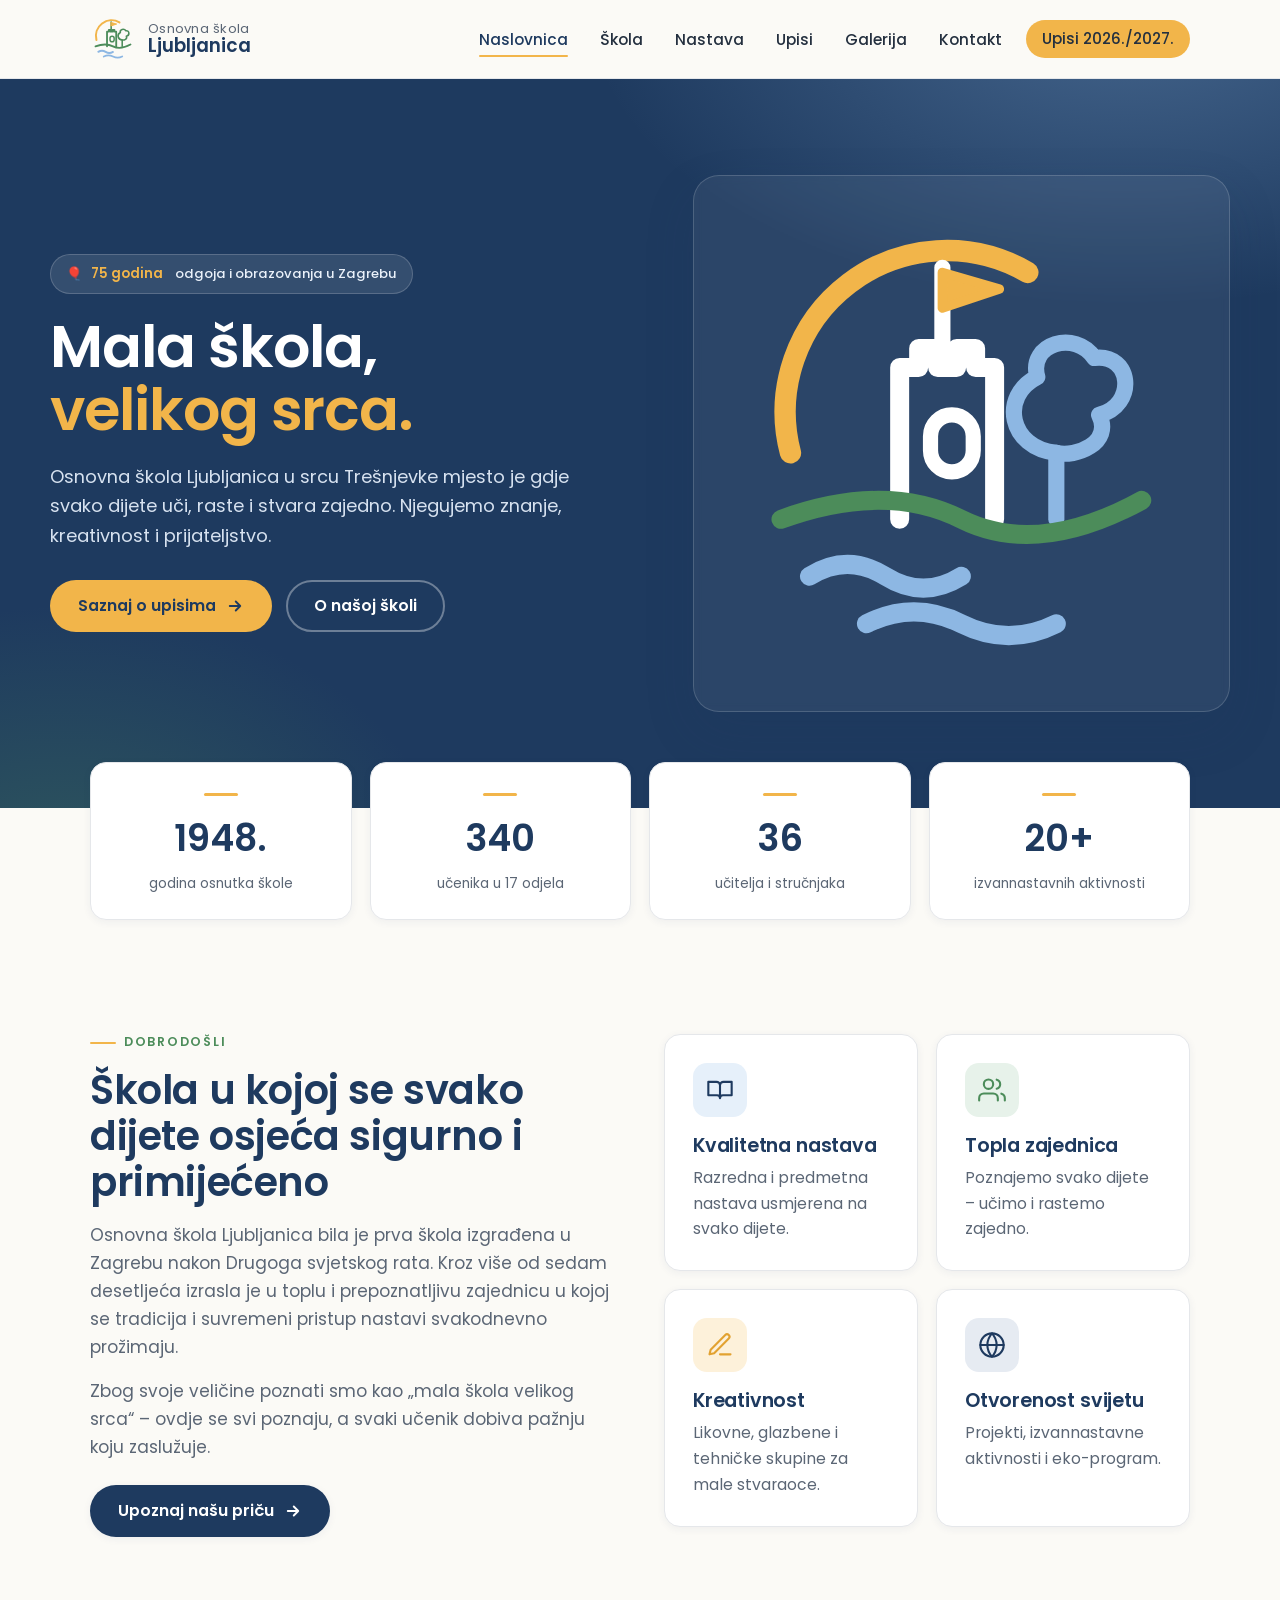
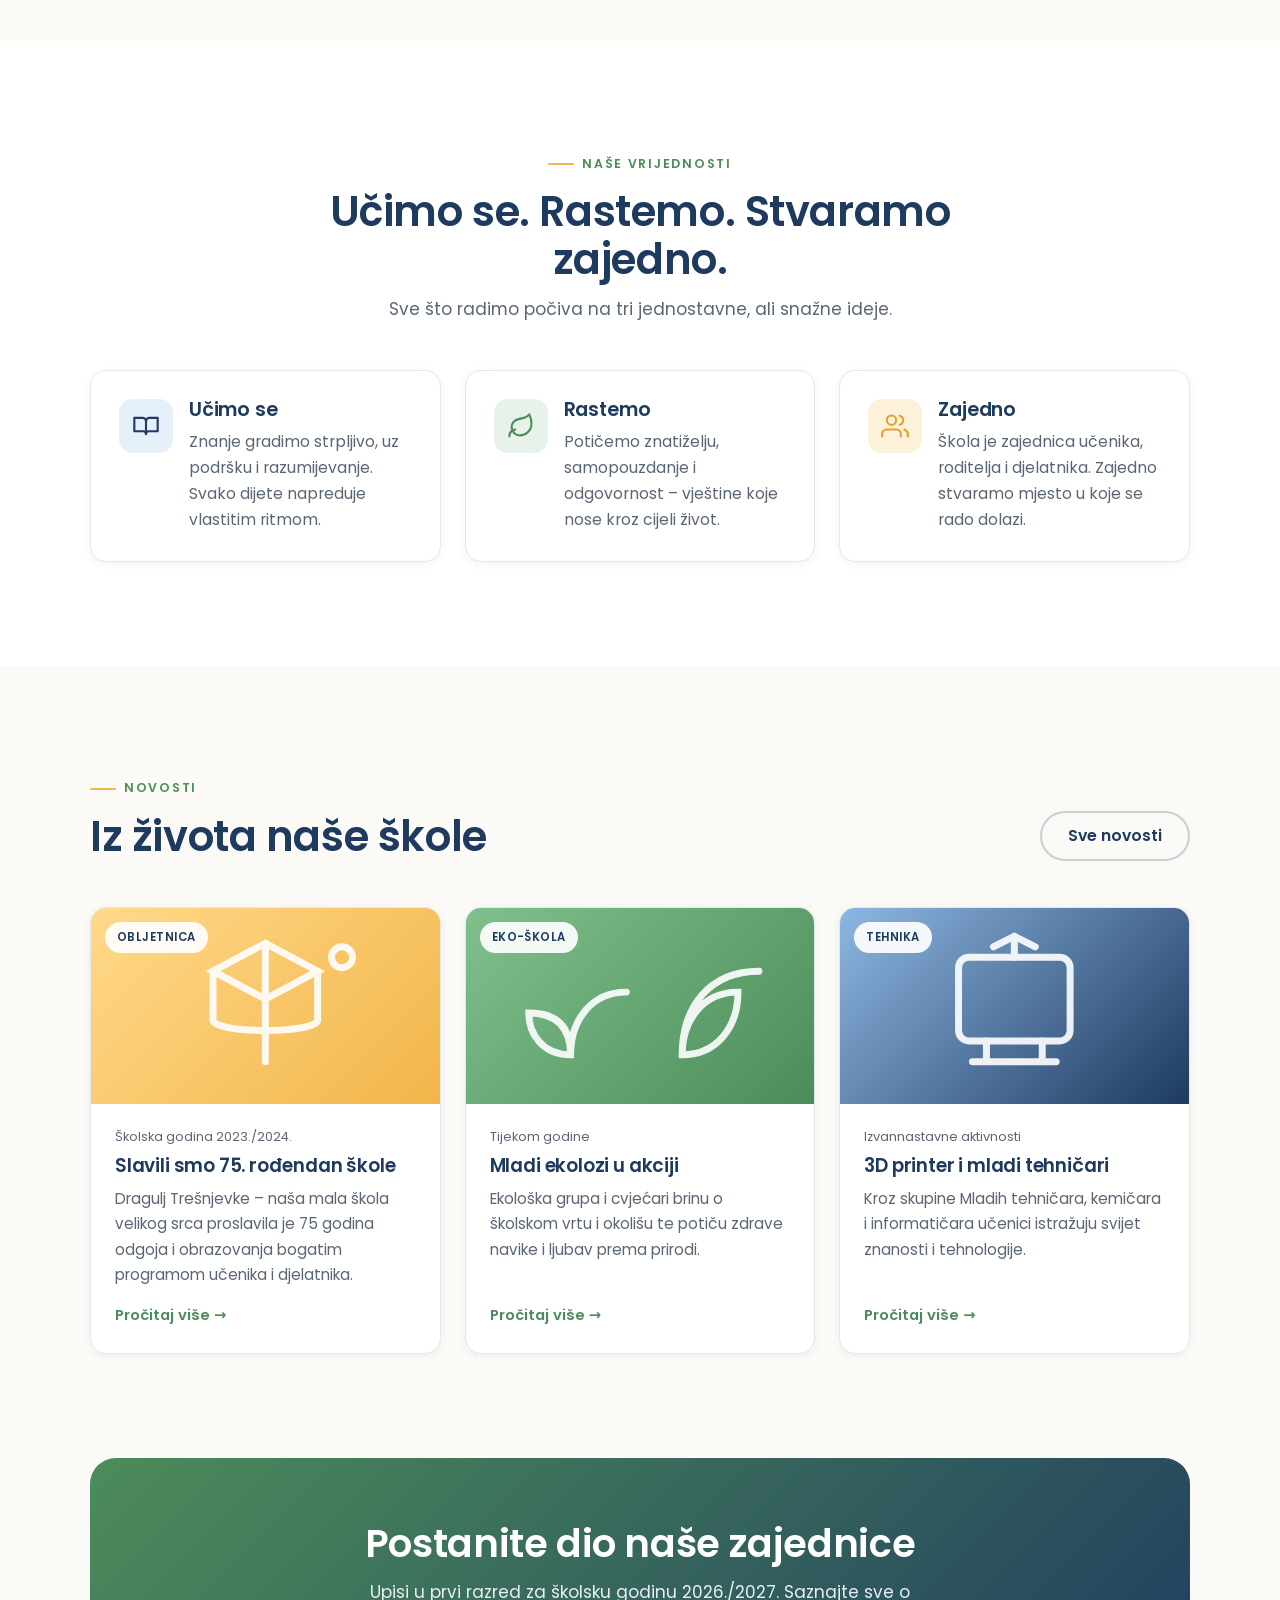
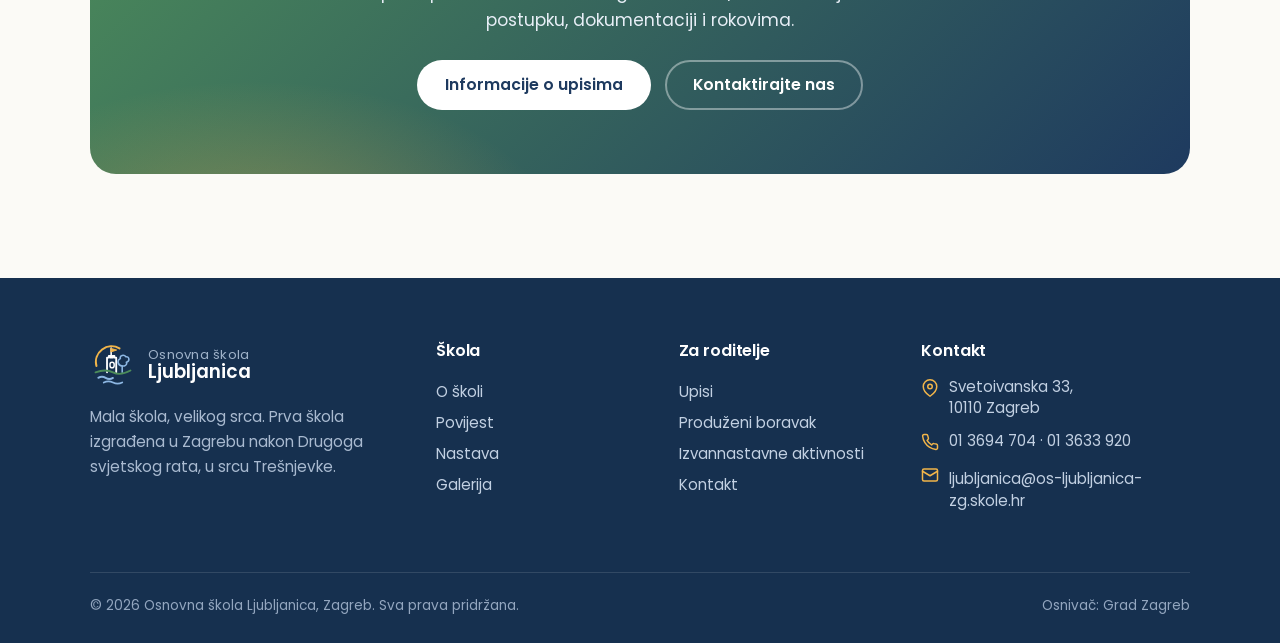
<file: index.html>
<!DOCTYPE html>
<html lang="hr">
<head>
<meta charset="UTF-8">
<meta name="viewport" content="width=device-width, initial-scale=1">
<title>Osnovna škola Ljubljanica Zagreb | Mala škola, velikog srca</title>
<meta name="description" content="Osnovna škola Ljubljanica u Zagrebu – mala škola velikog srca. Prva škola izgrađena u Zagrebu nakon Drugoga svjetskog rata (1948.). Učimo, rastemo i stvaramo zajedno.">
<meta name="theme-color" content="#1E3A5F">
<meta property="og:title" content="Osnovna škola Ljubljanica Zagreb">
<meta property="og:description" content="Mala škola, velikog srca.">
<meta property="og:type" content="website">
<link rel="icon" href="assets/img/favicon.svg" type="image/svg+xml">
<link rel="preconnect" href="https://fonts.googleapis.com">
<link rel="preconnect" href="https://fonts.gstatic.com" crossorigin>
<link href="https://fonts.googleapis.com/css2?family=Poppins:wght@300;400;500;600;700&display=swap" rel="stylesheet">
<link rel="stylesheet" href="assets/css/style.css">
<script>document.documentElement.classList.add("js");</script>
</head>
<body>

<!-- ============ HEADER ============ -->
<header class="site-header">
  <nav class="nav container" aria-label="Glavna navigacija">
    <a class="brand" href="index.html" aria-label="Naslovnica – Osnovna škola Ljubljanica">
      <svg class="brand__mark" viewBox="0 0 100 100" aria-hidden="true"><g fill="none" stroke-linecap="round" stroke-linejoin="round"><path d="M14 52 A34 34 0 0 1 64 14" stroke="#F2B54A" stroke-width="4.5"/><path d="M46 30 V13" stroke="#4C8C5A" stroke-width="3.4"/><path d="M46 14 L58 17.5 L46 21.5 Z" fill="#F2B54A" stroke="#F2B54A" stroke-width="2"/><path d="M37 66 V34 h4 v-4 h4 v4 h4 v-4 h4 v4 h4 V66" stroke="#4C8C5A" stroke-width="4"/><rect x="43.5" y="44" width="9" height="12" rx="4.5" stroke="#4C8C5A" stroke-width="3.2"/><path d="M70 66 V52" stroke="#4C8C5A" stroke-width="3.4"/><path d="M70 52 C60 51 58 40 66 36 C64 29 74 26 78 32 C86 31 87 42 79 44 C82 50 74 53 70 52 Z" stroke="#4C8C5A" stroke-width="3.4"/><path d="M12 66 Q34 58 50 66 Q66 74 88 62" stroke="#4C8C5A" stroke-width="4"/><path d="M18 78 Q26 73 34 78 T50 78" stroke="#8DB7E3" stroke-width="4"/><path d="M30 88 Q40 83 50 88 T70 88" stroke="#8DB7E3" stroke-width="4"/></g></svg>
      <span class="brand__text"><b>Osnovna škola</b><strong>Ljubljanica</strong></span>
    </a>
    <ul class="nav__links">
      <li><a href="index.html" class="active">Naslovnica</a></li>
      <li><a href="skola.html">Škola</a></li>
      <li><a href="nastava.html">Nastava</a></li>
      <li><a href="upisi.html">Upisi</a></li>
      <li><a href="galerija.html">Galerija</a></li>
      <li><a href="kontakt.html">Kontakt</a></li>
      <li class="nav__cta"><a class="btn btn--amber" href="upisi.html">Upisi 2026./2027.</a></li>
    </ul>
    <button class="nav__toggle" aria-label="Otvori izbornik" aria-expanded="false"><span></span></button>
  </nav>
</header>

<main>
<!-- ============ HERO ============ -->
<section class="hero">
  <div class="container hero__wrap">
    <div class="hero__content">
      <span class="hero__badge">🎈 <b>75 godina</b>&nbsp;odgoja i obrazovanja u Zagrebu</span>
      <h1>Mala škola,<br><span>velikog srca.</span></h1>
      <p class="hero__lead">Osnovna škola Ljubljanica u srcu Trešnjevke mjesto je gdje svako dijete uči, raste i stvara zajedno. Njegujemo znanje, kreativnost i prijateljstvo.</p>
      <div class="hero__actions">
        <a class="btn btn--amber" href="upisi.html">Saznaj o upisima
          <svg viewBox="0 0 24 24" fill="none" stroke="currentColor" stroke-width="2.5" stroke-linecap="round" stroke-linejoin="round"><path d="M5 12h14M13 6l6 6-6 6"/></svg>
        </a>
        <a class="btn btn--ghost" href="skola.html" style="color:#fff;border-color:rgba(255,255,255,.35)">O našoj školi</a>
      </div>
    </div>
    <div class="hero__art">
      <div class="hero__card">
        <svg viewBox="0 0 100 100" aria-hidden="true"><g fill="none" stroke-linecap="round" stroke-linejoin="round"><path d="M14 52 A34 34 0 0 1 64 14" stroke="#F2B54A" stroke-width="4.5"/><path d="M46 30 V13" stroke="#fff" stroke-width="3.4"/><path d="M46 14 L58 17.5 L46 21.5 Z" fill="#F2B54A" stroke="#F2B54A" stroke-width="2"/><path d="M37 66 V34 h4 v-4 h4 v4 h4 v-4 h4 v4 h4 V66" stroke="#fff" stroke-width="4"/><rect x="43.5" y="44" width="9" height="12" rx="4.5" stroke="#fff" stroke-width="3.2"/><path d="M70 66 V52" stroke="#8DB7E3" stroke-width="3.4"/><path d="M70 52 C60 51 58 40 66 36 C64 29 74 26 78 32 C86 31 87 42 79 44 C82 50 74 53 70 52 Z" stroke="#8DB7E3" stroke-width="3.4"/><path d="M12 66 Q34 58 50 66 Q66 74 88 62" stroke="#4C8C5A" stroke-width="4"/><path d="M18 78 Q26 73 34 78 T50 78" stroke="#8DB7E3" stroke-width="4"/><path d="M30 88 Q40 83 50 88 T70 88" stroke="#8DB7E3" stroke-width="4"/></g></svg>
      </div>
    </div>
  </div>
</section>

<!-- ============ STATS ============ -->
<div class="container">
  <div class="stats">
    <div class="stat reveal"><i></i><b>1948.</b><span>godina osnutka škole</span></div>
    <div class="stat reveal"><i></i><b>340</b><span>učenika u 17 odjela</span></div>
    <div class="stat reveal"><i></i><b>36</b><span>učitelja i stručnjaka</span></div>
    <div class="stat reveal"><i></i><b>20+</b><span>izvannastavnih aktivnosti</span></div>
  </div>
</div>

<!-- ============ WELCOME ============ -->
<section class="section">
  <div class="container">
    <div class="grid grid--2" style="align-items:center;gap:48px">
      <div class="reveal">
        <span class="eyebrow">Dobrodošli</span>
        <h2 style="font-size:clamp(1.7rem,4.4vw,2.5rem);margin:14px 0 16px">Škola u kojoj se svako dijete osjeća sigurno i primijećeno</h2>
        <p style="color:var(--muted);margin-bottom:16px">Osnovna škola Ljubljanica bila je prva škola izgrađena u Zagrebu nakon Drugoga svjetskog rata. Kroz više od sedam desetljeća izrasla je u toplu i prepoznatljivu zajednicu u kojoj se tradicija i suvremeni pristup nastavi svakodnevno prožimaju.</p>
        <p style="color:var(--muted);margin-bottom:24px">Zbog svoje veličine poznati smo kao „mala škola velikog srca“ – ovdje se svi poznaju, a svaki učenik dobiva pažnju koju zaslužuje.</p>
        <a class="btn btn--primary" href="skola.html">Upoznaj našu priču
          <svg viewBox="0 0 24 24" fill="none" stroke="currentColor" stroke-width="2.5" stroke-linecap="round" stroke-linejoin="round"><path d="M5 12h14M13 6l6 6-6 6"/></svg>
        </a>
      </div>
      <div class="reveal grid grid--2" style="gap:18px">
        <div class="card"><div class="card__icon is-blue"><svg viewBox="0 0 24 24" fill="none" stroke="#1E3A5F" stroke-width="1.8" stroke-linecap="round" stroke-linejoin="round"><path d="M2 5h7a3 3 0 0 1 3 3v11a2.5 2.5 0 0 0-2.5-2.5H2zM22 5h-7a3 3 0 0 0-3 3v11a2.5 2.5 0 0 1 2.5-2.5H22z"/></svg></div><h3>Kvalitetna nastava</h3><p>Razredna i predmetna nastava usmjerena na svako dijete.</p></div>
        <div class="card"><div class="card__icon is-green"><svg viewBox="0 0 24 24" fill="none" stroke="#4C8C5A" stroke-width="1.8" stroke-linecap="round" stroke-linejoin="round"><path d="M17 21v-2a4 4 0 0 0-4-4H5a4 4 0 0 0-4 4v2M9 11a4 4 0 1 0 0-8 4 4 0 0 0 0 8zM23 21v-2a4 4 0 0 0-3-3.87M16 3.13a4 4 0 0 1 0 7.75"/></svg></div><h3>Topla zajednica</h3><p>Poznajemo svako dijete – učimo i rastemo zajedno.</p></div>
        <div class="card"><div class="card__icon is-amber"><svg viewBox="0 0 24 24" fill="none" stroke="#e2a231" stroke-width="1.8" stroke-linecap="round" stroke-linejoin="round"><path d="M12 20h9M16.5 3.5a2.12 2.12 0 0 1 3 3L7 19l-4 1 1-4z"/></svg></div><h3>Kreativnost</h3><p>Likovne, glazbene i tehničke skupine za male stvaraoce.</p></div>
        <div class="card"><div class="card__icon is-navy"><svg viewBox="0 0 24 24" fill="none" stroke="#1E3A5F" stroke-width="1.8" stroke-linecap="round" stroke-linejoin="round"><circle cx="12" cy="12" r="10"/><path d="M2 12h20M12 2a15.3 15.3 0 0 1 4 10 15.3 15.3 0 0 1-4 10 15.3 15.3 0 0 1-4-10 15.3 15.3 0 0 1 4-10z"/></svg></div><h3>Otvorenost svijetu</h3><p>Projekti, izvannastavne aktivnosti i eko-program.</p></div>
      </div>
    </div>
  </div>
</section>

<!-- ============ VALUES ============ -->
<section class="section section--tint">
  <div class="container">
    <div class="section-head center reveal">
      <span class="eyebrow">Naše vrijednosti</span>
      <h2>Učimo se. Rastemo. Stvaramo zajedno.</h2>
      <p>Sve što radimo počiva na tri jednostavne, ali snažne ideje.</p>
    </div>
    <div class="grid grid--3">
      <div class="card value reveal">
        <div class="card__icon is-blue"><svg viewBox="0 0 24 24" fill="none" stroke="#1E3A5F" stroke-width="1.8" stroke-linecap="round" stroke-linejoin="round"><path d="M2 5h7a3 3 0 0 1 3 3v11a2.5 2.5 0 0 0-2.5-2.5H2zM22 5h-7a3 3 0 0 0-3 3v11a2.5 2.5 0 0 1 2.5-2.5H22z"/></svg></div>
        <div><h3>Učimo se</h3><p>Znanje gradimo strpljivo, uz podršku i razumijevanje. Svako dijete napreduje vlastitim ritmom.</p></div>
      </div>
      <div class="card value reveal">
        <div class="card__icon is-green"><svg viewBox="0 0 24 24" fill="none" stroke="#4C8C5A" stroke-width="1.8" stroke-linecap="round" stroke-linejoin="round"><path d="M11 20A7 7 0 0 1 9.8 6.1C15.5 5 17 4.48 19 2c1 2 2 4.18 2 8 0 5.5-4.78 10-10 10z"/><path d="M2 21c0-3 1.85-5.36 5.08-6"/></svg></div>
        <div><h3>Rastemo</h3><p>Potičemo znatiželju, samopouzdanje i odgovornost – vještine koje nose kroz cijeli život.</p></div>
      </div>
      <div class="card value reveal">
        <div class="card__icon is-amber"><svg viewBox="0 0 24 24" fill="none" stroke="#e2a231" stroke-width="1.8" stroke-linecap="round" stroke-linejoin="round"><path d="M17 21v-2a4 4 0 0 0-4-4H5a4 4 0 0 0-4 4v2M9 11a4 4 0 1 0 0-8 4 4 0 0 0 0 8zM23 21v-2a4 4 0 0 0-3-3.87M16 3.13a4 4 0 0 1 0 7.75"/></svg></div>
        <div><h3>Zajedno</h3><p>Škola je zajednica učenika, roditelja i djelatnika. Zajedno stvaramo mjesto u koje se rado dolazi.</p></div>
      </div>
    </div>
  </div>
</section>

<!-- ============ NEWS ============ -->
<section class="section">
  <div class="container">
    <div class="section-head reveal" style="display:flex;justify-content:space-between;align-items:flex-end;max-width:none;flex-wrap:wrap;gap:16px">
      <div>
        <span class="eyebrow">Novosti</span>
        <h2 style="margin-bottom:0">Iz života naše škole</h2>
      </div>
      <a class="btn btn--ghost" href="galerija.html">Sve novosti</a>
    </div>
    <div class="grid grid--3">
      <article class="card news-card reveal">
        <div class="news-card__media g-amber">
          <svg viewBox="0 0 100 60" preserveAspectRatio="xMidYMid slice" fill="none" stroke="#fff" stroke-width="2" stroke-linecap="round" opacity=".9"><path d="M50 12v34M35 20l15-8 15 8-15 8z" /><path d="M35 20v14c0 4 30 4 30 0V20" /><circle cx="72" cy="16" r="3"/></svg>
          <span class="news-card__tag">Obljetnica</span>
        </div>
        <div class="news-card__body">
          <span class="news-card__date">Školska godina 2023./2024.</span>
          <h3>Slavili smo 75. rođendan škole</h3>
          <p>Dragulj Trešnjevke – naša mala škola velikog srca proslavila je 75 godina odgoja i obrazovanja bogatim programom učenika i djelatnika.</p>
          <span class="news-card__more">Pročitaj više →</span>
        </div>
      </article>
      <article class="card news-card reveal">
        <div class="news-card__media g-green">
          <svg viewBox="0 0 100 60" preserveAspectRatio="xMidYMid slice" fill="none" stroke="#fff" stroke-width="2" stroke-linecap="round" opacity=".9"><path d="M30 44c0-10 6-18 16-18M30 44c-8 0-12-6-12-12 8 0 12 4 12 12z"/><path d="M62 44c0-14 8-24 22-24M62 44c10 0 16-8 16-18-10 0-16 8-16 18z"/></svg>
          <span class="news-card__tag">Eko-škola</span>
        </div>
        <div class="news-card__body">
          <span class="news-card__date">Tijekom godine</span>
          <h3>Mladi ekolozi u akciji</h3>
          <p>Ekološka grupa i cvjećari brinu o školskom vrtu i okolišu te potiču zdrave navike i ljubav prema prirodi.</p>
          <span class="news-card__more">Pročitaj više →</span>
        </div>
      </article>
      <article class="card news-card reveal">
        <div class="news-card__media">
          <svg viewBox="0 0 100 60" preserveAspectRatio="xMidYMid slice" fill="none" stroke="#fff" stroke-width="2" stroke-linecap="round" opacity=".9"><rect x="34" y="16" width="32" height="24" rx="3"/><path d="M42 40v6M58 40v6M38 46h24M50 16v-6M50 10l6 3M50 10l-6 3"/></svg>
          <span class="news-card__tag">Tehnika</span>
        </div>
        <div class="news-card__body">
          <span class="news-card__date">Izvannastavne aktivnosti</span>
          <h3>3D printer i mladi tehničari</h3>
          <p>Kroz skupine Mladih tehničara, kemičara i informatičara učenici istražuju svijet znanosti i tehnologije.</p>
          <span class="news-card__more">Pročitaj više →</span>
        </div>
      </article>
    </div>
  </div>
</section>

<!-- ============ CTA ============ -->
<section class="section" style="padding-top:0">
  <div class="container">
    <div class="cta reveal">
      <h2>Postanite dio naše zajednice</h2>
      <p>Upisi u prvi razred za školsku godinu 2026./2027. Saznajte sve o postupku, dokumentaciji i rokovima.</p>
      <div style="display:flex;gap:14px;justify-content:center;flex-wrap:wrap">
        <a class="btn btn--light" href="upisi.html">Informacije o upisima</a>
        <a class="btn btn--ghost" href="kontakt.html" style="color:#fff;border-color:rgba(255,255,255,.4)">Kontaktirajte nas</a>
      </div>
    </div>
  </div>
</section>
</main>

<!-- ============ FOOTER ============ -->
<footer class="site-footer">
  <div class="container">
    <div class="footer-grid">
      <div class="footer-about">
        <a class="brand" href="index.html">
          <svg class="brand__mark" viewBox="0 0 100 100" aria-hidden="true"><g fill="none" stroke-linecap="round" stroke-linejoin="round"><path d="M14 52 A34 34 0 0 1 64 14" stroke="#F2B54A" stroke-width="4.5"/><path d="M46 30 V13" stroke="#fff" stroke-width="3.4"/><path d="M46 14 L58 17.5 L46 21.5 Z" fill="#F2B54A" stroke="#F2B54A" stroke-width="2"/><path d="M37 66 V34 h4 v-4 h4 v4 h4 v-4 h4 v4 h4 V66" stroke="#fff" stroke-width="4"/><rect x="43.5" y="44" width="9" height="12" rx="4.5" stroke="#fff" stroke-width="3.2"/><path d="M70 66 V52" stroke="#8DB7E3" stroke-width="3.4"/><path d="M70 52 C60 51 58 40 66 36 C64 29 74 26 78 32 C86 31 87 42 79 44 C82 50 74 53 70 52 Z" stroke="#8DB7E3" stroke-width="3.4"/><path d="M12 66 Q34 58 50 66 Q66 74 88 62" stroke="#4C8C5A" stroke-width="4"/><path d="M18 78 Q26 73 34 78 T50 78" stroke="#8DB7E3" stroke-width="4"/><path d="M30 88 Q40 83 50 88 T70 88" stroke="#8DB7E3" stroke-width="4"/></g></svg>
          <span class="brand__text"><b>Osnovna škola</b><strong>Ljubljanica</strong></span>
        </a>
        <p>Mala škola, velikog srca. Prva škola izgrađena u Zagrebu nakon Drugoga svjetskog rata, u srcu Trešnjevke.</p>
      </div>
      <div class="footer-col">
        <h4>Škola</h4>
        <ul>
          <li><a href="skola.html">O školi</a></li>
          <li><a href="skola.html#povijest">Povijest</a></li>
          <li><a href="nastava.html">Nastava</a></li>
          <li><a href="galerija.html">Galerija</a></li>
        </ul>
      </div>
      <div class="footer-col">
        <h4>Za roditelje</h4>
        <ul>
          <li><a href="upisi.html">Upisi</a></li>
          <li><a href="nastava.html#boravak">Produženi boravak</a></li>
          <li><a href="nastava.html#aktivnosti">Izvannastavne aktivnosti</a></li>
          <li><a href="kontakt.html">Kontakt</a></li>
        </ul>
      </div>
      <div class="footer-col">
        <h4>Kontakt</h4>
        <ul class="footer-contact">
          <li><svg viewBox="0 0 24 24" fill="none" stroke-width="2" stroke-linecap="round" stroke-linejoin="round"><path d="M21 10c0 7-9 13-9 13s-9-6-9-13a9 9 0 0 1 18 0z"/><circle cx="12" cy="10" r="3"/></svg><span>Svetoivanska 33,<br>10110 Zagreb</span></li>
          <li><svg viewBox="0 0 24 24" fill="none" stroke-width="2" stroke-linecap="round" stroke-linejoin="round"><path d="M22 16.9v3a2 2 0 0 1-2.2 2 19.8 19.8 0 0 1-8.6-3 19.5 19.5 0 0 1-6-6 19.8 19.8 0 0 1-3-8.6A2 2 0 0 1 4.1 2h3a2 2 0 0 1 2 1.7c.1 1 .4 1.9.7 2.8a2 2 0 0 1-.5 2.1L8.1 9.9a16 16 0 0 0 6 6l1.3-1.3a2 2 0 0 1 2.1-.4c.9.3 1.8.5 2.8.6a2 2 0 0 1 1.7 2z"/></svg><span>01 3694 704 · 01 3633 920</span></li>
          <li><svg viewBox="0 0 24 24" fill="none" stroke-width="2" stroke-linecap="round" stroke-linejoin="round"><rect x="2" y="4" width="20" height="16" rx="2"/><path d="m22 7-10 6L2 7"/></svg><a href="mailto:ljubljanica@os-ljubljanica-zg.skole.hr">ljubljanica@os-ljubljanica-zg.skole.hr</a></li>
        </ul>
      </div>
    </div>
    <div class="footer-bottom">
      <span>© <span data-year>2026</span> Osnovna škola Ljubljanica, Zagreb. Sva prava pridržana.</span>
      <span>Osnivač: Grad Zagreb</span>
    </div>
  </div>
</footer>

<script src="assets/js/main.js"></script>
</body>
</html>
</file>
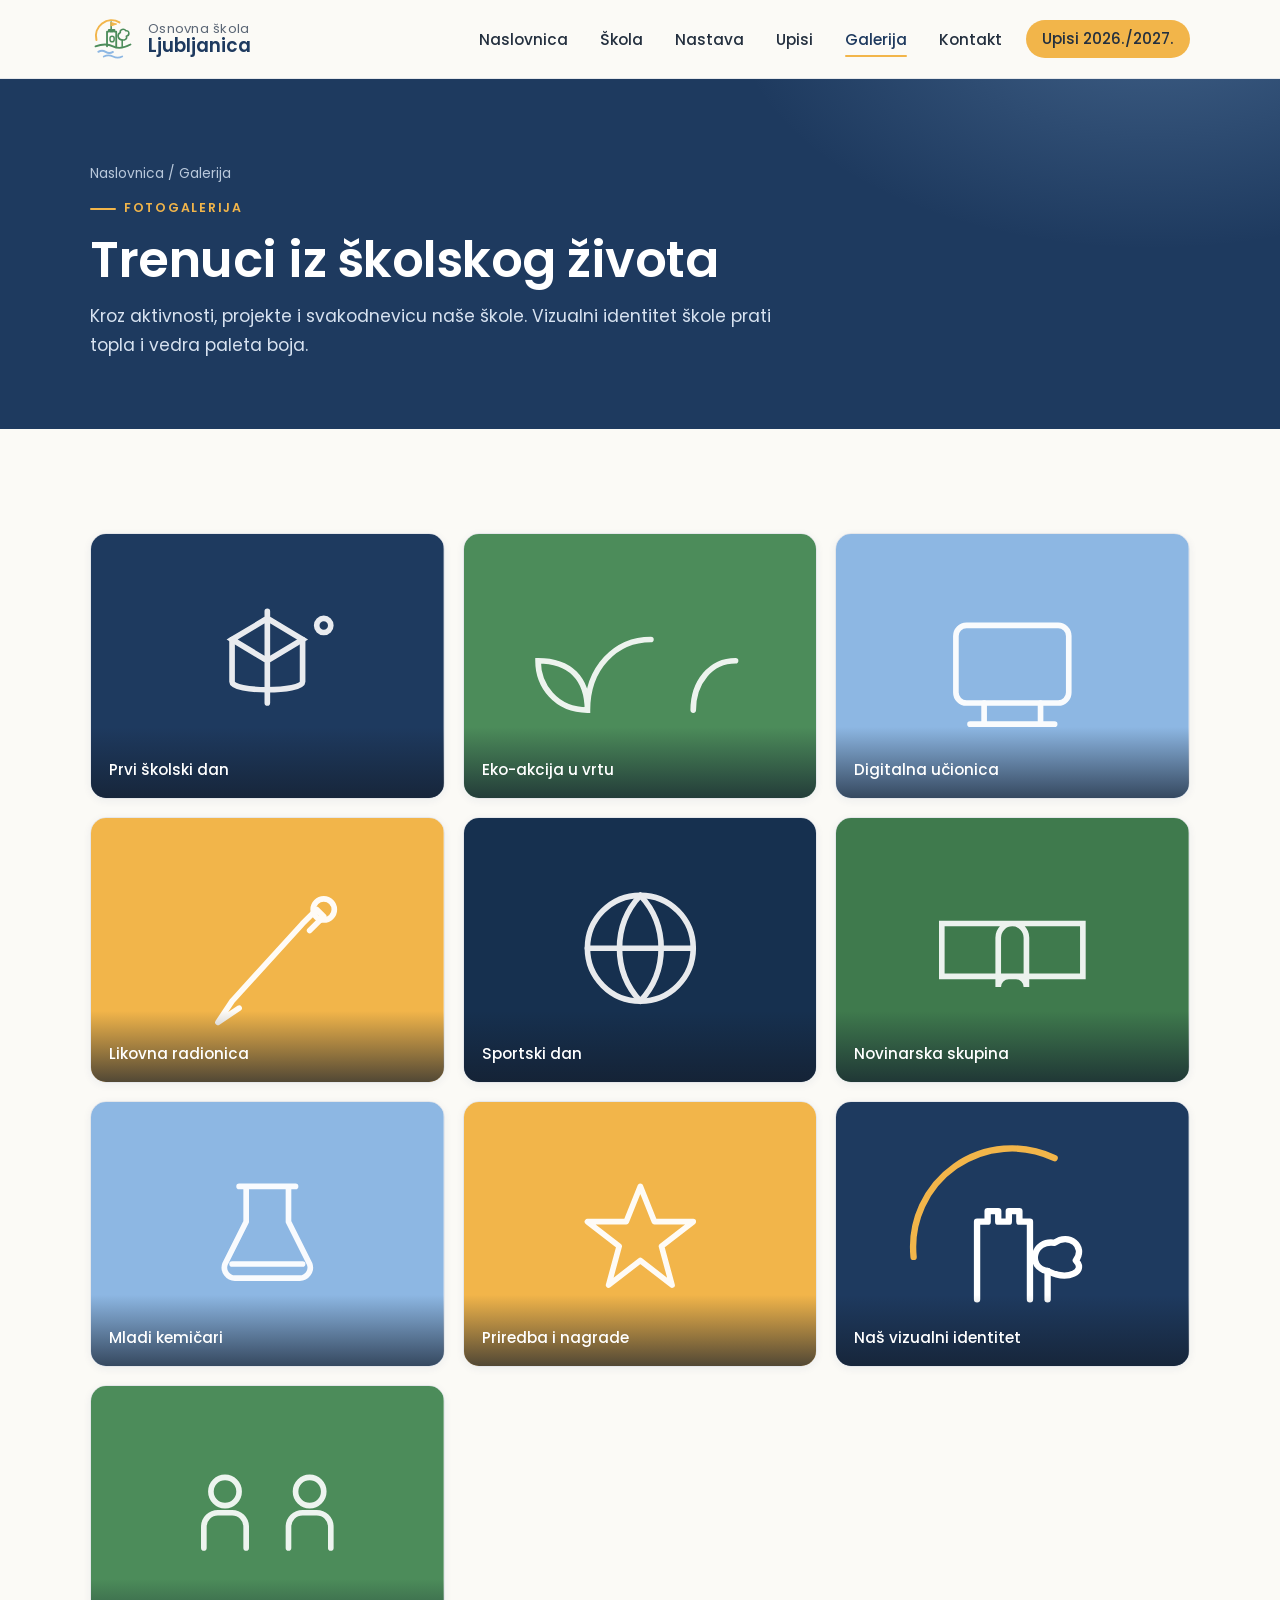
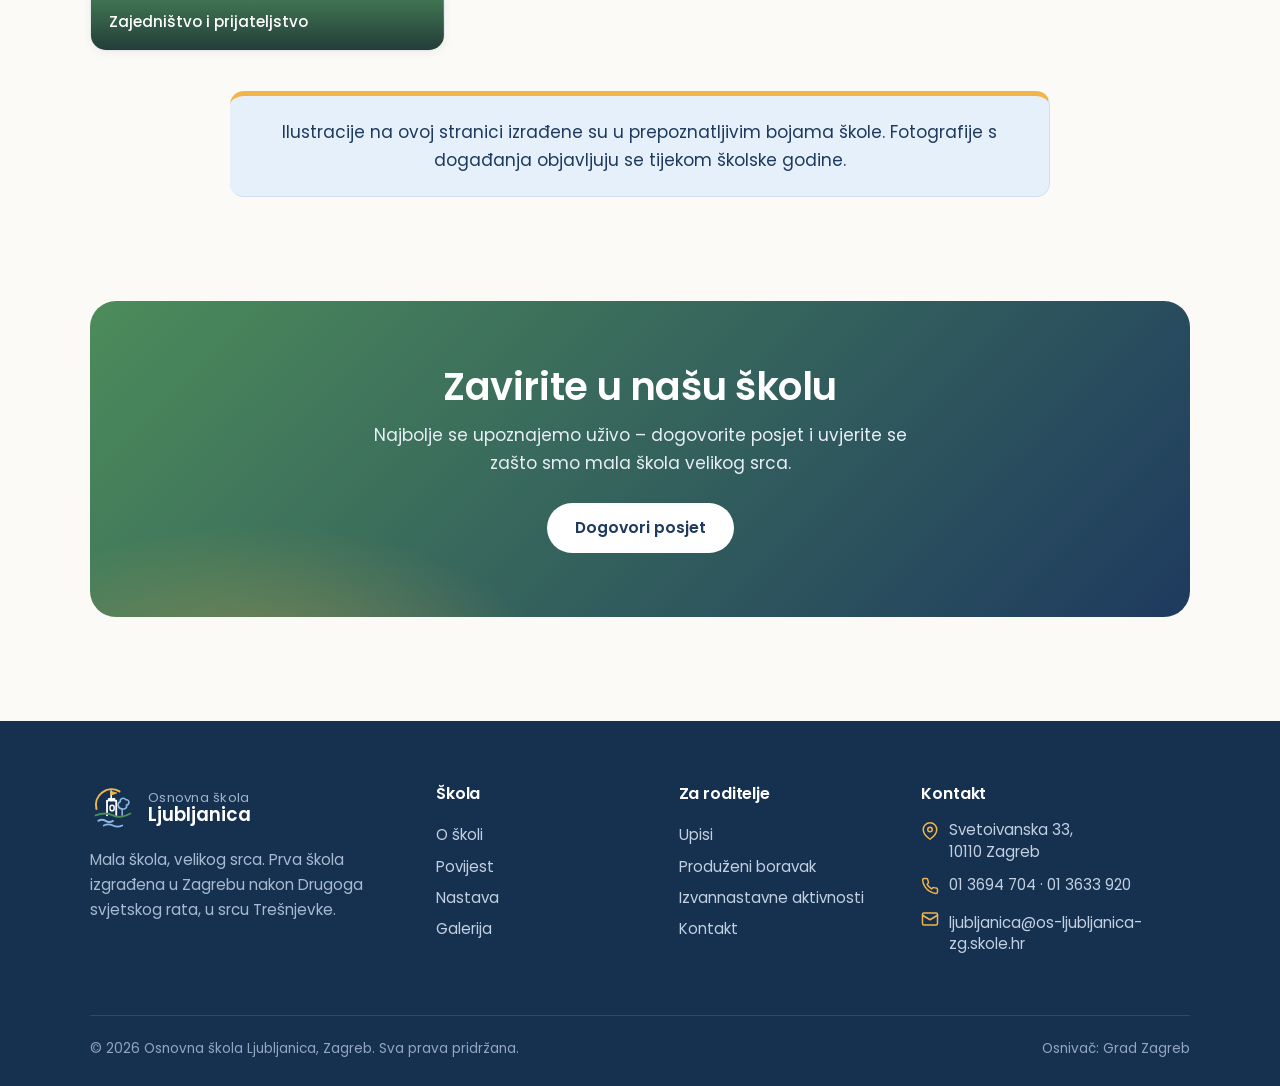
<file: galerija.html>
<!DOCTYPE html>
<html lang="hr">
<head>
<meta charset="UTF-8">
<meta name="viewport" content="width=device-width, initial-scale=1">
<title>Galerija | Osnovna škola Ljubljanica Zagreb</title>
<meta name="description" content="Fotogalerija i vizualni identitet Osnovne škole Ljubljanica u Zagrebu – trenuci iz školskog života, aktivnosti i događanja.">
<meta name="theme-color" content="#1E3A5F">
<link rel="icon" href="assets/img/favicon.svg" type="image/svg+xml">
<link rel="preconnect" href="https://fonts.googleapis.com">
<link rel="preconnect" href="https://fonts.gstatic.com" crossorigin>
<link href="https://fonts.googleapis.com/css2?family=Poppins:wght@300;400;500;600;700&display=swap" rel="stylesheet">
<link rel="stylesheet" href="assets/css/style.css">
<script>document.documentElement.classList.add("js");</script>
</head>
<body>

<header class="site-header">
  <nav class="nav container" aria-label="Glavna navigacija">
    <a class="brand" href="index.html" aria-label="Naslovnica – Osnovna škola Ljubljanica">
      <svg class="brand__mark" viewBox="0 0 100 100" aria-hidden="true"><g fill="none" stroke-linecap="round" stroke-linejoin="round"><path d="M14 52 A34 34 0 0 1 64 14" stroke="#F2B54A" stroke-width="4.5"/><path d="M46 30 V13" stroke="#4C8C5A" stroke-width="3.4"/><path d="M46 14 L58 17.5 L46 21.5 Z" fill="#F2B54A" stroke="#F2B54A" stroke-width="2"/><path d="M37 66 V34 h4 v-4 h4 v4 h4 v-4 h4 v4 h4 V66" stroke="#4C8C5A" stroke-width="4"/><rect x="43.5" y="44" width="9" height="12" rx="4.5" stroke="#4C8C5A" stroke-width="3.2"/><path d="M70 66 V52" stroke="#4C8C5A" stroke-width="3.4"/><path d="M70 52 C60 51 58 40 66 36 C64 29 74 26 78 32 C86 31 87 42 79 44 C82 50 74 53 70 52 Z" stroke="#4C8C5A" stroke-width="3.4"/><path d="M12 66 Q34 58 50 66 Q66 74 88 62" stroke="#4C8C5A" stroke-width="4"/><path d="M18 78 Q26 73 34 78 T50 78" stroke="#8DB7E3" stroke-width="4"/><path d="M30 88 Q40 83 50 88 T70 88" stroke="#8DB7E3" stroke-width="4"/></g></svg>
      <span class="brand__text"><b>Osnovna škola</b><strong>Ljubljanica</strong></span>
    </a>
    <ul class="nav__links">
      <li><a href="index.html">Naslovnica</a></li>
      <li><a href="skola.html">Škola</a></li>
      <li><a href="nastava.html">Nastava</a></li>
      <li><a href="upisi.html">Upisi</a></li>
      <li><a href="galerija.html" class="active">Galerija</a></li>
      <li><a href="kontakt.html">Kontakt</a></li>
      <li class="nav__cta"><a class="btn btn--amber" href="upisi.html">Upisi 2026./2027.</a></li>
    </ul>
    <button class="nav__toggle" aria-label="Otvori izbornik" aria-expanded="false"><span></span></button>
  </nav>
</header>

<main>
<section class="page-hero">
  <div class="container page-hero__wrap">
    <div class="breadcrumb"><a href="index.html">Naslovnica</a> / Galerija</div>
    <span class="eyebrow">Fotogalerija</span>
    <h1>Trenuci iz školskog života</h1>
    <p>Kroz aktivnosti, projekte i svakodnevicu naše škole. Vizualni identitet škole prati topla i vedra paleta boja.</p>
  </div>
</section>

<section class="section">
  <div class="container">
    <div class="gallery">
      <div class="tile reveal"><svg viewBox="0 0 100 75" preserveAspectRatio="xMidYMid slice"><rect width="100" height="75" fill="#1E3A5F"/><g fill="none" stroke="#fff" stroke-width="1.6" stroke-linecap="round" opacity=".9"><path d="M50 22v26M40 30l10-6 10 6-10 6z"/><path d="M40 30v12c0 3 20 3 20 0V30"/><circle cx="66" cy="26" r="2"/></g></svg><span class="tile__label">Prvi školski dan</span></div>
      <div class="tile reveal"><svg viewBox="0 0 100 75" preserveAspectRatio="xMidYMid slice"><rect width="100" height="75" fill="#4C8C5A"/><g fill="none" stroke="#fff" stroke-width="1.6" stroke-linecap="round" opacity=".9"><path d="M35 50c0-12 8-20 18-20M35 50c-9 0-14-7-14-14 9 0 14 5 14 14z"/><path d="M65 50c0-8 5-14 12-14"/></g></svg><span class="tile__label">Eko-akcija u vrtu</span></div>
      <div class="tile reveal"><svg viewBox="0 0 100 75" preserveAspectRatio="xMidYMid slice"><rect width="100" height="75" fill="#8DB7E3"/><g fill="none" stroke="#fff" stroke-width="1.6" stroke-linecap="round" opacity=".95"><rect x="34" y="26" width="32" height="22" rx="3"/><path d="M42 48v6M58 48v6M38 54h24"/></g></svg><span class="tile__label">Digitalna učionica</span></div>
      <div class="tile reveal"><svg viewBox="0 0 100 75" preserveAspectRatio="xMidYMid slice"><rect width="100" height="75" fill="#F2B54A"/><g fill="none" stroke="#fff" stroke-width="1.6" stroke-linecap="round" stroke-linejoin="round" opacity=".95"><path d="M40 52 60 30M40 52l-4 6 6-4M60 30l4-4 2 2-4 4"/><circle cx="66" cy="26" r="3"/></g></svg><span class="tile__label">Likovna radionica</span></div>
      <div class="tile reveal"><svg viewBox="0 0 100 75" preserveAspectRatio="xMidYMid slice"><rect width="100" height="75" fill="#16304f"/><g fill="none" stroke="#fff" stroke-width="1.6" stroke-linecap="round" opacity=".9"><circle cx="50" cy="37" r="15"/><path d="M35 37h30M50 22a22 22 0 0 1 0 30M50 22a22 22 0 0 0 0 30"/></g></svg><span class="tile__label">Sportski dan</span></div>
      <div class="tile reveal"><svg viewBox="0 0 100 75" preserveAspectRatio="xMidYMid slice"><rect width="100" height="75" fill="#3f7a4d"/><g fill="none" stroke="#fff" stroke-width="1.6" stroke-linecap="round" opacity=".9"><path d="M30 30h20a4 4 0 0 1 4 4v14a3 3 0 0 0-3-3H30zM70 30H50a4 4 0 0 0-4 4v14a3 3 0 0 1 3-3h21z"/></g></svg><span class="tile__label">Novinarska skupina</span></div>
      <div class="tile reveal"><svg viewBox="0 0 100 75" preserveAspectRatio="xMidYMid slice"><rect width="100" height="75" fill="#8DB7E3"/><g fill="none" stroke="#fff" stroke-width="1.6" stroke-linecap="round" stroke-linejoin="round" opacity=".95"><path d="M44 24v10l-6 12a3 3 0 0 0 3 4h18a3 3 0 0 0 3-4l-6-12V24M42 24h16M40 46h20"/></g></svg><span class="tile__label">Mladi kemičari</span></div>
      <div class="tile reveal"><svg viewBox="0 0 100 75" preserveAspectRatio="xMidYMid slice"><rect width="100" height="75" fill="#F2B54A"/><g fill="none" stroke="#fff" stroke-width="1.6" stroke-linecap="round" stroke-linejoin="round" opacity=".95"><path d="M50 24 54 34 65 34 56 41 59 52 50 45 41 52 44 41 35 34 46 34z"/></g></svg><span class="tile__label">Priredba i nagrade</span></div>
      <div class="tile reveal"><svg viewBox="0 0 100 75" preserveAspectRatio="xMidYMid slice"><rect width="100" height="75" fill="#1E3A5F"/><g fill="none" stroke="#F2B54A" stroke-width="1.8" stroke-linecap="round" stroke-linejoin="round"><path d="M22 44 A28 28 0 0 1 62 16"/></g><g fill="none" stroke="#fff" stroke-width="1.8" stroke-linecap="round" stroke-linejoin="round"><path d="M40 56V34h3v-3h3v3h3v-3h3v3h3v22"/><path d="M60 56v-8"/><path d="M60 48c-6-1-4-9 2-8 4-3 9 1 6 5 3 3-2 6-8 3z"/></g></svg><span class="tile__label">Naš vizualni identitet</span></div>
      <div class="tile reveal"><svg viewBox="0 0 100 75" preserveAspectRatio="xMidYMid slice"><rect width="100" height="75" fill="#4C8C5A"/><g fill="none" stroke="#fff" stroke-width="1.6" stroke-linecap="round" opacity=".9"><path d="M32 46v-6a4 4 0 0 1 4-4h4a4 4 0 0 1 4 4v6M56 46v-6a4 4 0 0 1 4-4h4a4 4 0 0 1 4 4v6"/><circle cx="38" cy="30" r="4"/><circle cx="62" cy="30" r="4"/></g></svg><span class="tile__label">Zajedništvo i prijateljstvo</span></div>
    </div>

    <div class="callout reveal" style="max-width:820px;margin:40px auto 0;text-align:center;border-left:none;border-top:5px solid var(--amber)">
      Ilustracije na ovoj stranici izrađene su u prepoznatljivim bojama škole. Fotografije s događanja objavljuju se tijekom školske godine.
    </div>
  </div>
</section>

<section class="section" style="padding-top:0">
  <div class="container"><div class="cta reveal">
    <h2>Zavirite u našu školu</h2>
    <p>Najbolje se upoznajemo uživo – dogovorite posjet i uvjerite se zašto smo mala škola velikog srca.</p>
    <a class="btn btn--light" href="kontakt.html">Dogovori posjet</a>
  </div></div>
</section>
</main>

<footer class="site-footer">
  <div class="container">
    <div class="footer-grid">
      <div class="footer-about">
        <a class="brand" href="index.html">
          <svg class="brand__mark" viewBox="0 0 100 100" aria-hidden="true"><g fill="none" stroke-linecap="round" stroke-linejoin="round"><path d="M14 52 A34 34 0 0 1 64 14" stroke="#F2B54A" stroke-width="4.5"/><path d="M46 30 V13" stroke="#fff" stroke-width="3.4"/><path d="M46 14 L58 17.5 L46 21.5 Z" fill="#F2B54A" stroke="#F2B54A" stroke-width="2"/><path d="M37 66 V34 h4 v-4 h4 v4 h4 v-4 h4 v4 h4 V66" stroke="#fff" stroke-width="4"/><rect x="43.5" y="44" width="9" height="12" rx="4.5" stroke="#fff" stroke-width="3.2"/><path d="M70 66 V52" stroke="#8DB7E3" stroke-width="3.4"/><path d="M70 52 C60 51 58 40 66 36 C64 29 74 26 78 32 C86 31 87 42 79 44 C82 50 74 53 70 52 Z" stroke="#8DB7E3" stroke-width="3.4"/><path d="M12 66 Q34 58 50 66 Q66 74 88 62" stroke="#4C8C5A" stroke-width="4"/><path d="M18 78 Q26 73 34 78 T50 78" stroke="#8DB7E3" stroke-width="4"/><path d="M30 88 Q40 83 50 88 T70 88" stroke="#8DB7E3" stroke-width="4"/></g></svg>
          <span class="brand__text"><b>Osnovna škola</b><strong>Ljubljanica</strong></span>
        </a>
        <p>Mala škola, velikog srca. Prva škola izgrađena u Zagrebu nakon Drugoga svjetskog rata, u srcu Trešnjevke.</p>
      </div>
      <div class="footer-col"><h4>Škola</h4><ul>
        <li><a href="skola.html">O školi</a></li>
        <li><a href="skola.html#povijest">Povijest</a></li>
        <li><a href="nastava.html">Nastava</a></li>
        <li><a href="galerija.html">Galerija</a></li>
      </ul></div>
      <div class="footer-col"><h4>Za roditelje</h4><ul>
        <li><a href="upisi.html">Upisi</a></li>
        <li><a href="nastava.html#boravak">Produženi boravak</a></li>
        <li><a href="nastava.html#aktivnosti">Izvannastavne aktivnosti</a></li>
        <li><a href="kontakt.html">Kontakt</a></li>
      </ul></div>
      <div class="footer-col"><h4>Kontakt</h4><ul class="footer-contact">
        <li><svg viewBox="0 0 24 24" fill="none" stroke-width="2" stroke-linecap="round" stroke-linejoin="round"><path d="M21 10c0 7-9 13-9 13s-9-6-9-13a9 9 0 0 1 18 0z"/><circle cx="12" cy="10" r="3"/></svg><span>Svetoivanska 33,<br>10110 Zagreb</span></li>
        <li><svg viewBox="0 0 24 24" fill="none" stroke-width="2" stroke-linecap="round" stroke-linejoin="round"><path d="M22 16.9v3a2 2 0 0 1-2.2 2 19.8 19.8 0 0 1-8.6-3 19.5 19.5 0 0 1-6-6 19.8 19.8 0 0 1-3-8.6A2 2 0 0 1 4.1 2h3a2 2 0 0 1 2 1.7c.1 1 .4 1.9.7 2.8a2 2 0 0 1-.5 2.1L8.1 9.9a16 16 0 0 0 6 6l1.3-1.3a2 2 0 0 1 2.1-.4c.9.3 1.8.5 2.8.6a2 2 0 0 1 1.7 2z"/></svg><span>01 3694 704 · 01 3633 920</span></li>
        <li><svg viewBox="0 0 24 24" fill="none" stroke-width="2" stroke-linecap="round" stroke-linejoin="round"><rect x="2" y="4" width="20" height="16" rx="2"/><path d="m22 7-10 6L2 7"/></svg><a href="mailto:ljubljanica@os-ljubljanica-zg.skole.hr">ljubljanica@os-ljubljanica-zg.skole.hr</a></li>
      </ul></div>
    </div>
    <div class="footer-bottom">
      <span>© <span data-year>2026</span> Osnovna škola Ljubljanica, Zagreb. Sva prava pridržana.</span>
      <span>Osnivač: Grad Zagreb</span>
    </div>
  </div>
</footer>

<script src="assets/js/main.js"></script>
</body>
</html>
</file>
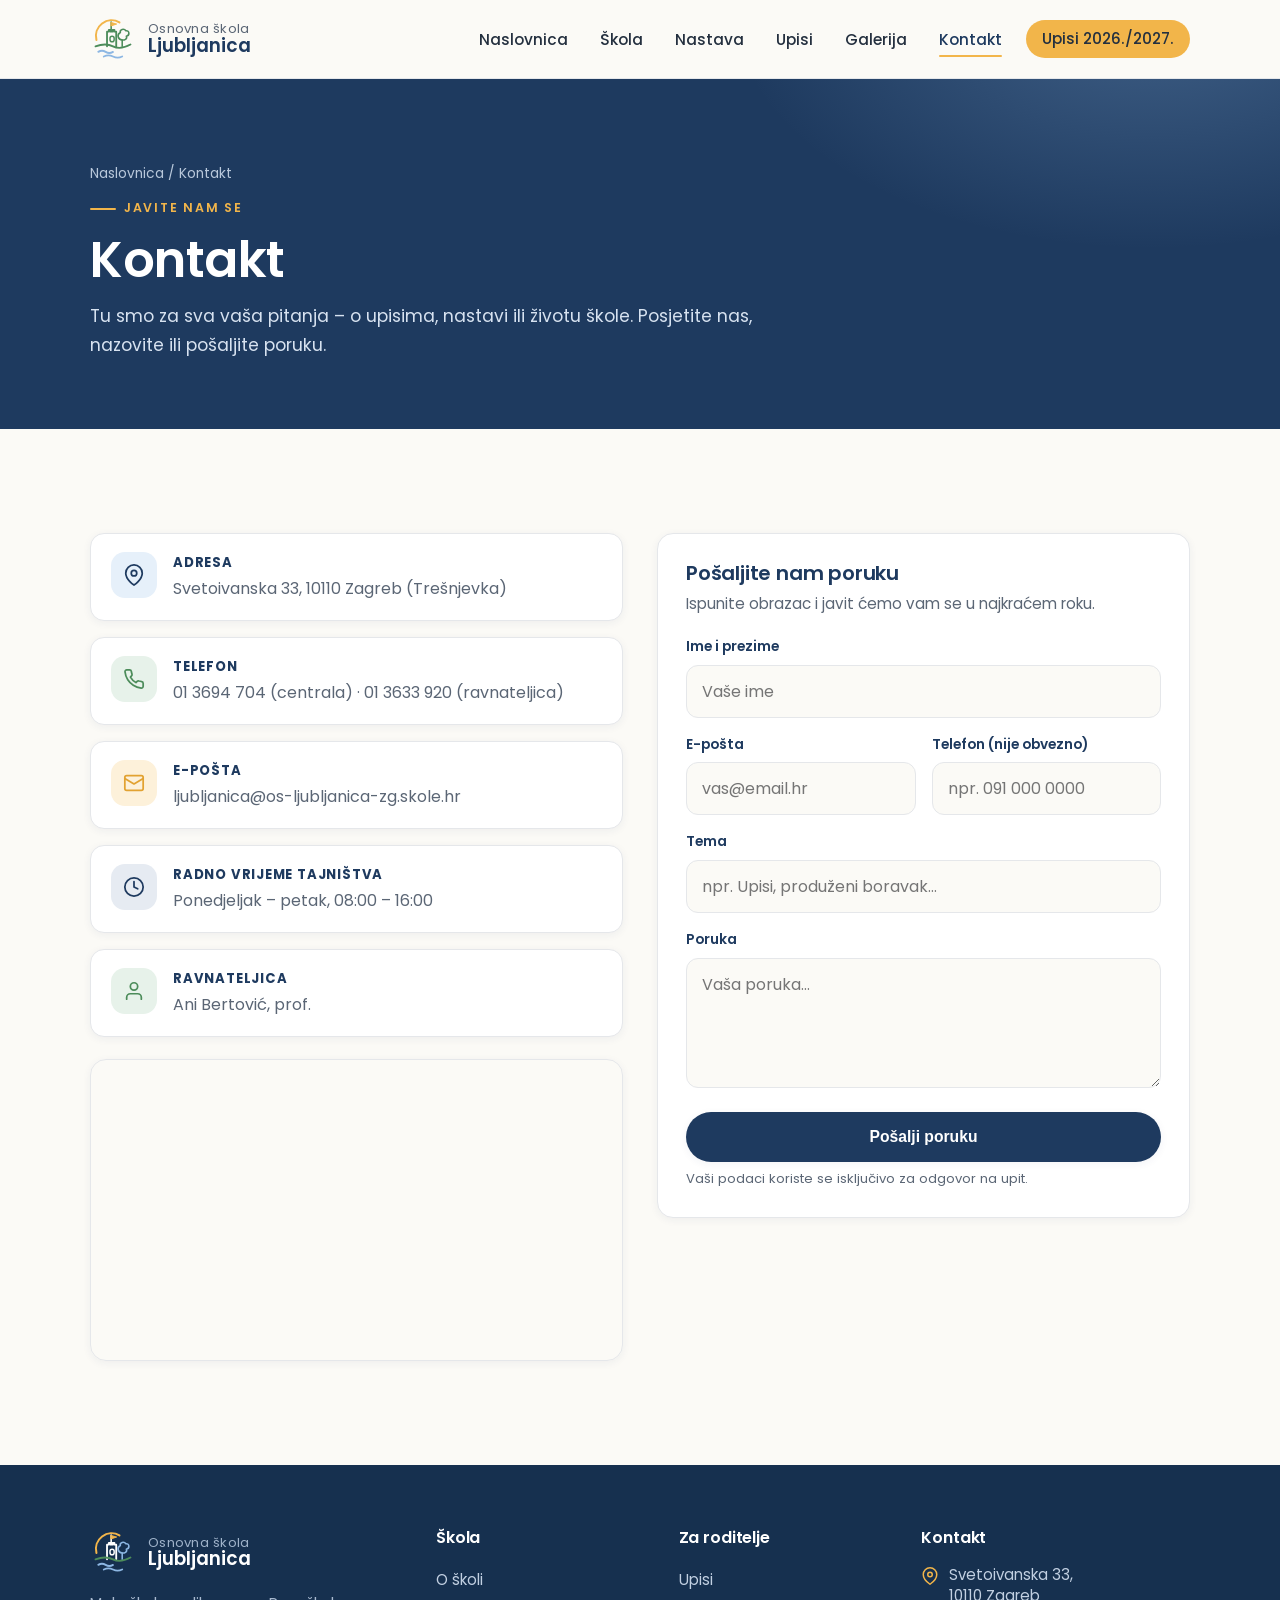
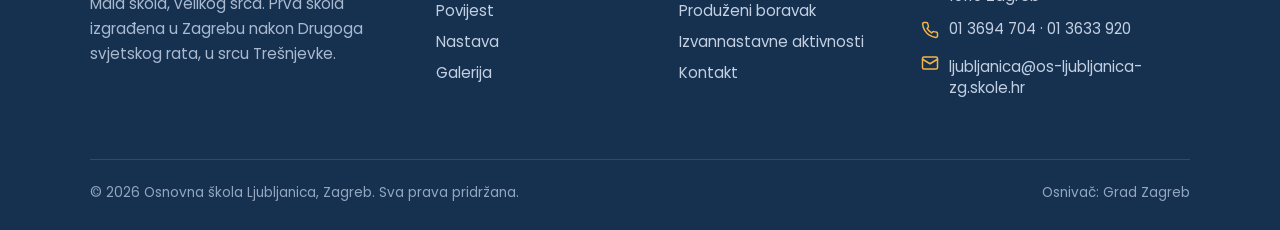
<file: kontakt.html>
<!DOCTYPE html>
<html lang="hr">
<head>
<meta charset="UTF-8">
<meta name="viewport" content="width=device-width, initial-scale=1">
<title>Kontakt | Osnovna škola Ljubljanica Zagreb</title>
<meta name="description" content="Kontakt Osnovne škole Ljubljanica u Zagrebu – adresa Svetoivanska 33, telefon 01 3694 704, e-pošta ljubljanica@os-ljubljanica-zg.skole.hr.">
<meta name="theme-color" content="#1E3A5F">
<link rel="icon" href="assets/img/favicon.svg" type="image/svg+xml">
<link rel="preconnect" href="https://fonts.googleapis.com">
<link rel="preconnect" href="https://fonts.gstatic.com" crossorigin>
<link href="https://fonts.googleapis.com/css2?family=Poppins:wght@300;400;500;600;700&display=swap" rel="stylesheet">
<link rel="stylesheet" href="assets/css/style.css">
<script>document.documentElement.classList.add("js");</script>
</head>
<body>

<header class="site-header">
  <nav class="nav container" aria-label="Glavna navigacija">
    <a class="brand" href="index.html" aria-label="Naslovnica – Osnovna škola Ljubljanica">
      <svg class="brand__mark" viewBox="0 0 100 100" aria-hidden="true"><g fill="none" stroke-linecap="round" stroke-linejoin="round"><path d="M14 52 A34 34 0 0 1 64 14" stroke="#F2B54A" stroke-width="4.5"/><path d="M46 30 V13" stroke="#4C8C5A" stroke-width="3.4"/><path d="M46 14 L58 17.5 L46 21.5 Z" fill="#F2B54A" stroke="#F2B54A" stroke-width="2"/><path d="M37 66 V34 h4 v-4 h4 v4 h4 v-4 h4 v4 h4 V66" stroke="#4C8C5A" stroke-width="4"/><rect x="43.5" y="44" width="9" height="12" rx="4.5" stroke="#4C8C5A" stroke-width="3.2"/><path d="M70 66 V52" stroke="#4C8C5A" stroke-width="3.4"/><path d="M70 52 C60 51 58 40 66 36 C64 29 74 26 78 32 C86 31 87 42 79 44 C82 50 74 53 70 52 Z" stroke="#4C8C5A" stroke-width="3.4"/><path d="M12 66 Q34 58 50 66 Q66 74 88 62" stroke="#4C8C5A" stroke-width="4"/><path d="M18 78 Q26 73 34 78 T50 78" stroke="#8DB7E3" stroke-width="4"/><path d="M30 88 Q40 83 50 88 T70 88" stroke="#8DB7E3" stroke-width="4"/></g></svg>
      <span class="brand__text"><b>Osnovna škola</b><strong>Ljubljanica</strong></span>
    </a>
    <ul class="nav__links">
      <li><a href="index.html">Naslovnica</a></li>
      <li><a href="skola.html">Škola</a></li>
      <li><a href="nastava.html">Nastava</a></li>
      <li><a href="upisi.html">Upisi</a></li>
      <li><a href="galerija.html">Galerija</a></li>
      <li><a href="kontakt.html" class="active">Kontakt</a></li>
      <li class="nav__cta"><a class="btn btn--amber" href="upisi.html">Upisi 2026./2027.</a></li>
    </ul>
    <button class="nav__toggle" aria-label="Otvori izbornik" aria-expanded="false"><span></span></button>
  </nav>
</header>

<main>
<section class="page-hero">
  <div class="container page-hero__wrap">
    <div class="breadcrumb"><a href="index.html">Naslovnica</a> / Kontakt</div>
    <span class="eyebrow">Javite nam se</span>
    <h1>Kontakt</h1>
    <p>Tu smo za sva vaša pitanja – o upisima, nastavi ili životu škole. Posjetite nas, nazovite ili pošaljite poruku.</p>
  </div>
</section>

<section class="section">
  <div class="container">
    <div class="contact-grid">
      <!-- INFO -->
      <div class="reveal">
        <div class="info-list">
          <div class="info-item">
            <div class="card__icon is-blue"><svg viewBox="0 0 24 24" fill="none" stroke="#1E3A5F" stroke-width="1.9" stroke-linecap="round" stroke-linejoin="round"><path d="M21 10c0 7-9 13-9 13s-9-6-9-13a9 9 0 0 1 18 0z"/><circle cx="12" cy="10" r="3"/></svg></div>
            <div><b>Adresa</b><span>Svetoivanska 33, 10110 Zagreb (Trešnjevka)</span></div>
          </div>
          <div class="info-item">
            <div class="card__icon is-green"><svg viewBox="0 0 24 24" fill="none" stroke="#4C8C5A" stroke-width="1.9" stroke-linecap="round" stroke-linejoin="round"><path d="M22 16.9v3a2 2 0 0 1-2.2 2 19.8 19.8 0 0 1-8.6-3 19.5 19.5 0 0 1-6-6 19.8 19.8 0 0 1-3-8.6A2 2 0 0 1 4.1 2h3a2 2 0 0 1 2 1.7c.1 1 .4 1.9.7 2.8a2 2 0 0 1-.5 2.1L8.1 9.9a16 16 0 0 0 6 6l1.3-1.3a2 2 0 0 1 2.1-.4c.9.3 1.8.5 2.8.6a2 2 0 0 1 1.7 2z"/></svg></div>
            <div><b>Telefon</b><span><a href="tel:+38513694704">01 3694 704</a> (centrala) · <a href="tel:+38513633920">01 3633 920</a> (ravnateljica)</span></div>
          </div>
          <div class="info-item">
            <div class="card__icon is-amber"><svg viewBox="0 0 24 24" fill="none" stroke="#e2a231" stroke-width="1.9" stroke-linecap="round" stroke-linejoin="round"><rect x="2" y="4" width="20" height="16" rx="2"/><path d="m22 7-10 6L2 7"/></svg></div>
            <div><b>E-pošta</b><a href="mailto:ljubljanica@os-ljubljanica-zg.skole.hr">ljubljanica@os-ljubljanica-zg.skole.hr</a></div>
          </div>
          <div class="info-item">
            <div class="card__icon is-navy"><svg viewBox="0 0 24 24" fill="none" stroke="#1E3A5F" stroke-width="1.9" stroke-linecap="round" stroke-linejoin="round"><circle cx="12" cy="12" r="10"/><path d="M12 6v6l4 2"/></svg></div>
            <div><b>Radno vrijeme tajništva</b><span>Ponedjeljak – petak, 08:00 – 16:00</span></div>
          </div>
          <div class="info-item">
            <div class="card__icon is-green"><svg viewBox="0 0 24 24" fill="none" stroke="#4C8C5A" stroke-width="1.9" stroke-linecap="round" stroke-linejoin="round"><path d="M20 21v-2a4 4 0 0 0-4-4H8a4 4 0 0 0-4 4v2"/><circle cx="12" cy="7" r="4"/></svg></div>
            <div><b>Ravnateljica</b><span>Ani Bertović, prof.</span></div>
          </div>
        </div>

        <div class="map-embed" style="margin-top:22px">
          <iframe title="Karta – Svetoivanska 33, Zagreb" loading="lazy" referrerpolicy="no-referrer-when-downgrade"
            src="https://www.google.com/maps?q=Svetoivanska%2033,%2010110%20Zagreb&output=embed"></iframe>
        </div>
      </div>

      <!-- FORM -->
      <div class="reveal">
        <form class="form" data-contact-form novalidate>
          <h3 style="margin-bottom:6px">Pošaljite nam poruku</h3>
          <p style="color:var(--muted);font-size:.95rem;margin-bottom:20px">Ispunite obrazac i javit ćemo vam se u najkraćem roku.</p>
          <div class="field">
            <label for="ime">Ime i prezime</label>
            <input id="ime" name="ime" type="text" placeholder="Vaše ime" required>
          </div>
          <div class="grid grid--2" style="gap:16px">
            <div class="field">
              <label for="email">E-pošta</label>
              <input id="email" name="email" type="email" placeholder="vas@email.hr" required>
            </div>
            <div class="field">
              <label for="tel">Telefon (nije obvezno)</label>
              <input id="tel" name="tel" type="tel" placeholder="npr. 091 000 0000">
            </div>
          </div>
          <div class="field">
            <label for="tema">Tema</label>
            <input id="tema" name="tema" type="text" placeholder="npr. Upisi, produženi boravak…">
          </div>
          <div class="field">
            <label for="poruka">Poruka</label>
            <textarea id="poruka" name="poruka" placeholder="Vaša poruka…" required></textarea>
          </div>
          <button class="btn btn--primary" type="submit" style="width:100%">Pošalji poruku</button>
          <p class="form__note" data-form-status>Vaši podaci koriste se isključivo za odgovor na upit.</p>
        </form>
      </div>
    </div>
  </div>
</section>
</main>

<footer class="site-footer">
  <div class="container">
    <div class="footer-grid">
      <div class="footer-about">
        <a class="brand" href="index.html">
          <svg class="brand__mark" viewBox="0 0 100 100" aria-hidden="true"><g fill="none" stroke-linecap="round" stroke-linejoin="round"><path d="M14 52 A34 34 0 0 1 64 14" stroke="#F2B54A" stroke-width="4.5"/><path d="M46 30 V13" stroke="#fff" stroke-width="3.4"/><path d="M46 14 L58 17.5 L46 21.5 Z" fill="#F2B54A" stroke="#F2B54A" stroke-width="2"/><path d="M37 66 V34 h4 v-4 h4 v4 h4 v-4 h4 v4 h4 V66" stroke="#fff" stroke-width="4"/><rect x="43.5" y="44" width="9" height="12" rx="4.5" stroke="#fff" stroke-width="3.2"/><path d="M70 66 V52" stroke="#8DB7E3" stroke-width="3.4"/><path d="M70 52 C60 51 58 40 66 36 C64 29 74 26 78 32 C86 31 87 42 79 44 C82 50 74 53 70 52 Z" stroke="#8DB7E3" stroke-width="3.4"/><path d="M12 66 Q34 58 50 66 Q66 74 88 62" stroke="#4C8C5A" stroke-width="4"/><path d="M18 78 Q26 73 34 78 T50 78" stroke="#8DB7E3" stroke-width="4"/><path d="M30 88 Q40 83 50 88 T70 88" stroke="#8DB7E3" stroke-width="4"/></g></svg>
          <span class="brand__text"><b>Osnovna škola</b><strong>Ljubljanica</strong></span>
        </a>
        <p>Mala škola, velikog srca. Prva škola izgrađena u Zagrebu nakon Drugoga svjetskog rata, u srcu Trešnjevke.</p>
      </div>
      <div class="footer-col"><h4>Škola</h4><ul>
        <li><a href="skola.html">O školi</a></li>
        <li><a href="skola.html#povijest">Povijest</a></li>
        <li><a href="nastava.html">Nastava</a></li>
        <li><a href="galerija.html">Galerija</a></li>
      </ul></div>
      <div class="footer-col"><h4>Za roditelje</h4><ul>
        <li><a href="upisi.html">Upisi</a></li>
        <li><a href="nastava.html#boravak">Produženi boravak</a></li>
        <li><a href="nastava.html#aktivnosti">Izvannastavne aktivnosti</a></li>
        <li><a href="kontakt.html">Kontakt</a></li>
      </ul></div>
      <div class="footer-col"><h4>Kontakt</h4><ul class="footer-contact">
        <li><svg viewBox="0 0 24 24" fill="none" stroke-width="2" stroke-linecap="round" stroke-linejoin="round"><path d="M21 10c0 7-9 13-9 13s-9-6-9-13a9 9 0 0 1 18 0z"/><circle cx="12" cy="10" r="3"/></svg><span>Svetoivanska 33,<br>10110 Zagreb</span></li>
        <li><svg viewBox="0 0 24 24" fill="none" stroke-width="2" stroke-linecap="round" stroke-linejoin="round"><path d="M22 16.9v3a2 2 0 0 1-2.2 2 19.8 19.8 0 0 1-8.6-3 19.5 19.5 0 0 1-6-6 19.8 19.8 0 0 1-3-8.6A2 2 0 0 1 4.1 2h3a2 2 0 0 1 2 1.7c.1 1 .4 1.9.7 2.8a2 2 0 0 1-.5 2.1L8.1 9.9a16 16 0 0 0 6 6l1.3-1.3a2 2 0 0 1 2.1-.4c.9.3 1.8.5 2.8.6a2 2 0 0 1 1.7 2z"/></svg><span>01 3694 704 · 01 3633 920</span></li>
        <li><svg viewBox="0 0 24 24" fill="none" stroke-width="2" stroke-linecap="round" stroke-linejoin="round"><rect x="2" y="4" width="20" height="16" rx="2"/><path d="m22 7-10 6L2 7"/></svg><a href="mailto:ljubljanica@os-ljubljanica-zg.skole.hr">ljubljanica@os-ljubljanica-zg.skole.hr</a></li>
      </ul></div>
    </div>
    <div class="footer-bottom">
      <span>© <span data-year>2026</span> Osnovna škola Ljubljanica, Zagreb. Sva prava pridržana.</span>
      <span>Osnivač: Grad Zagreb</span>
    </div>
  </div>
</footer>

<script src="assets/js/main.js"></script>
</body>
</html>
</file>
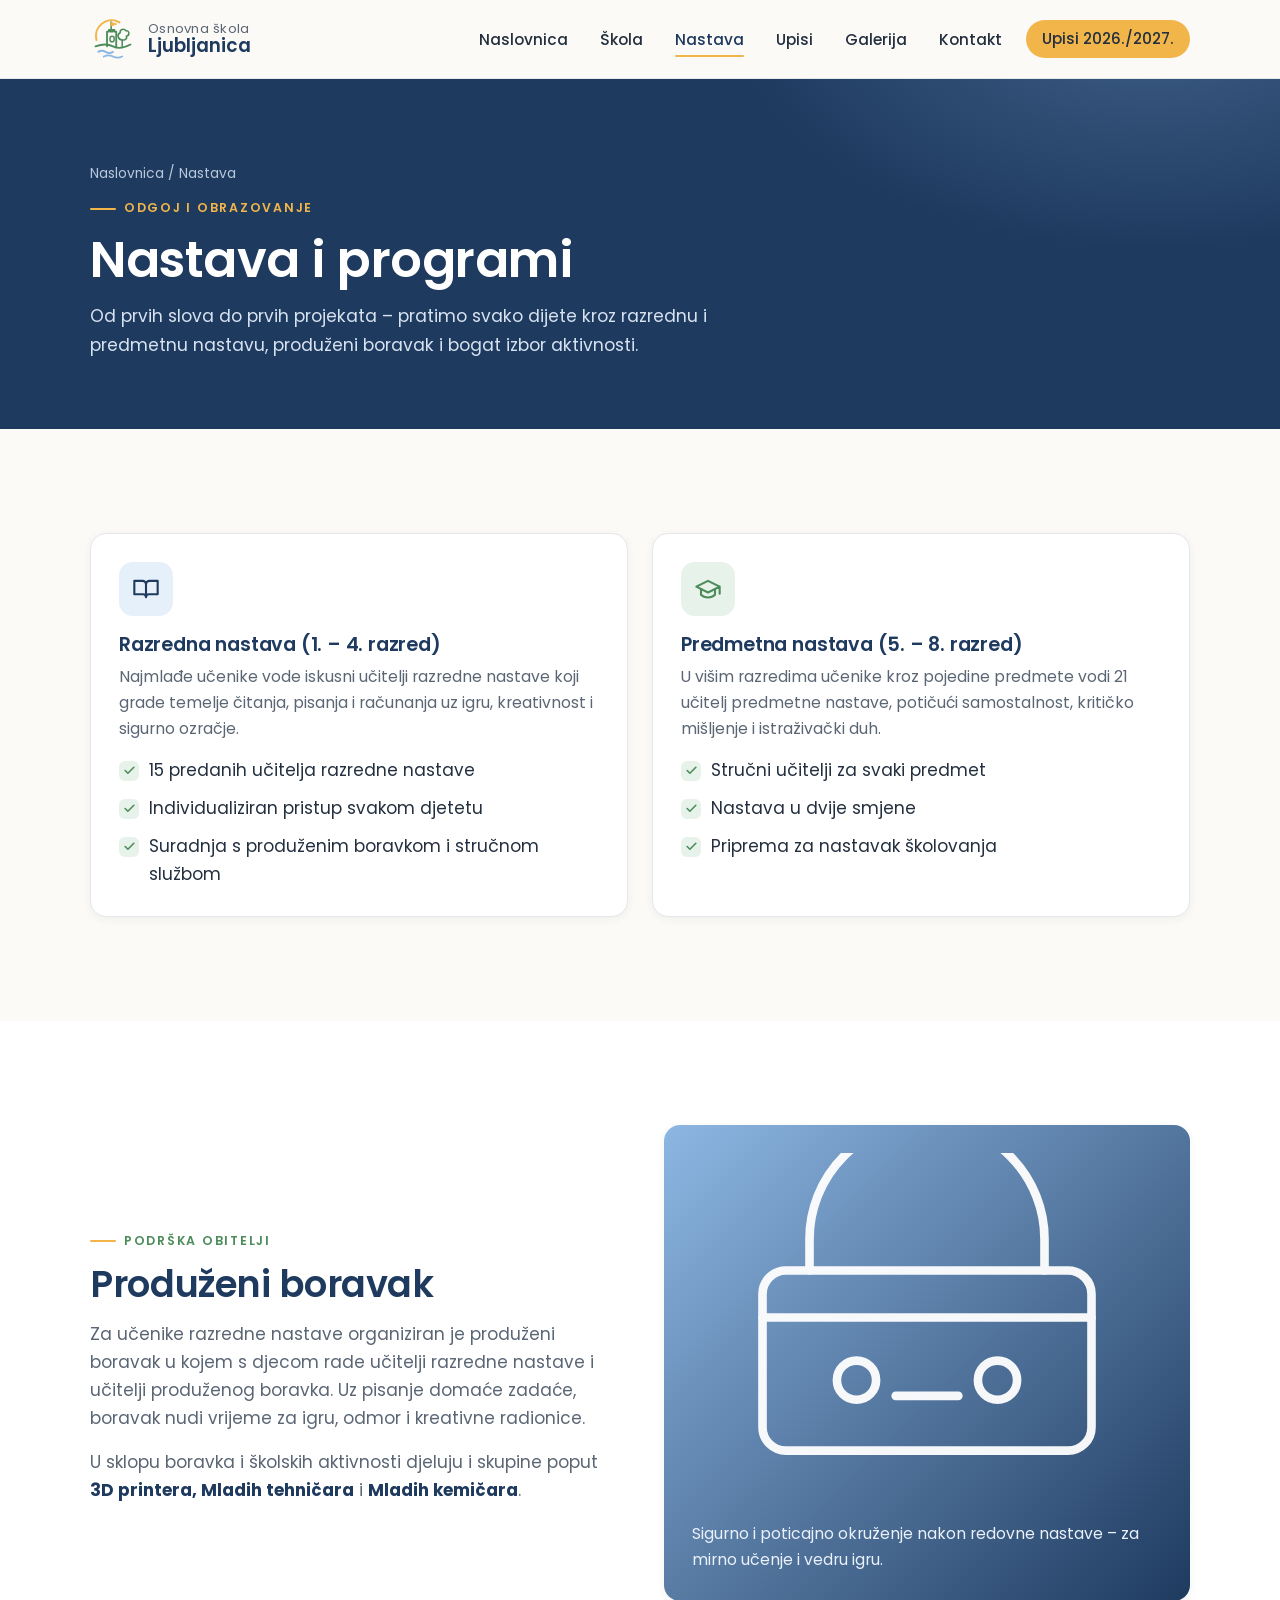
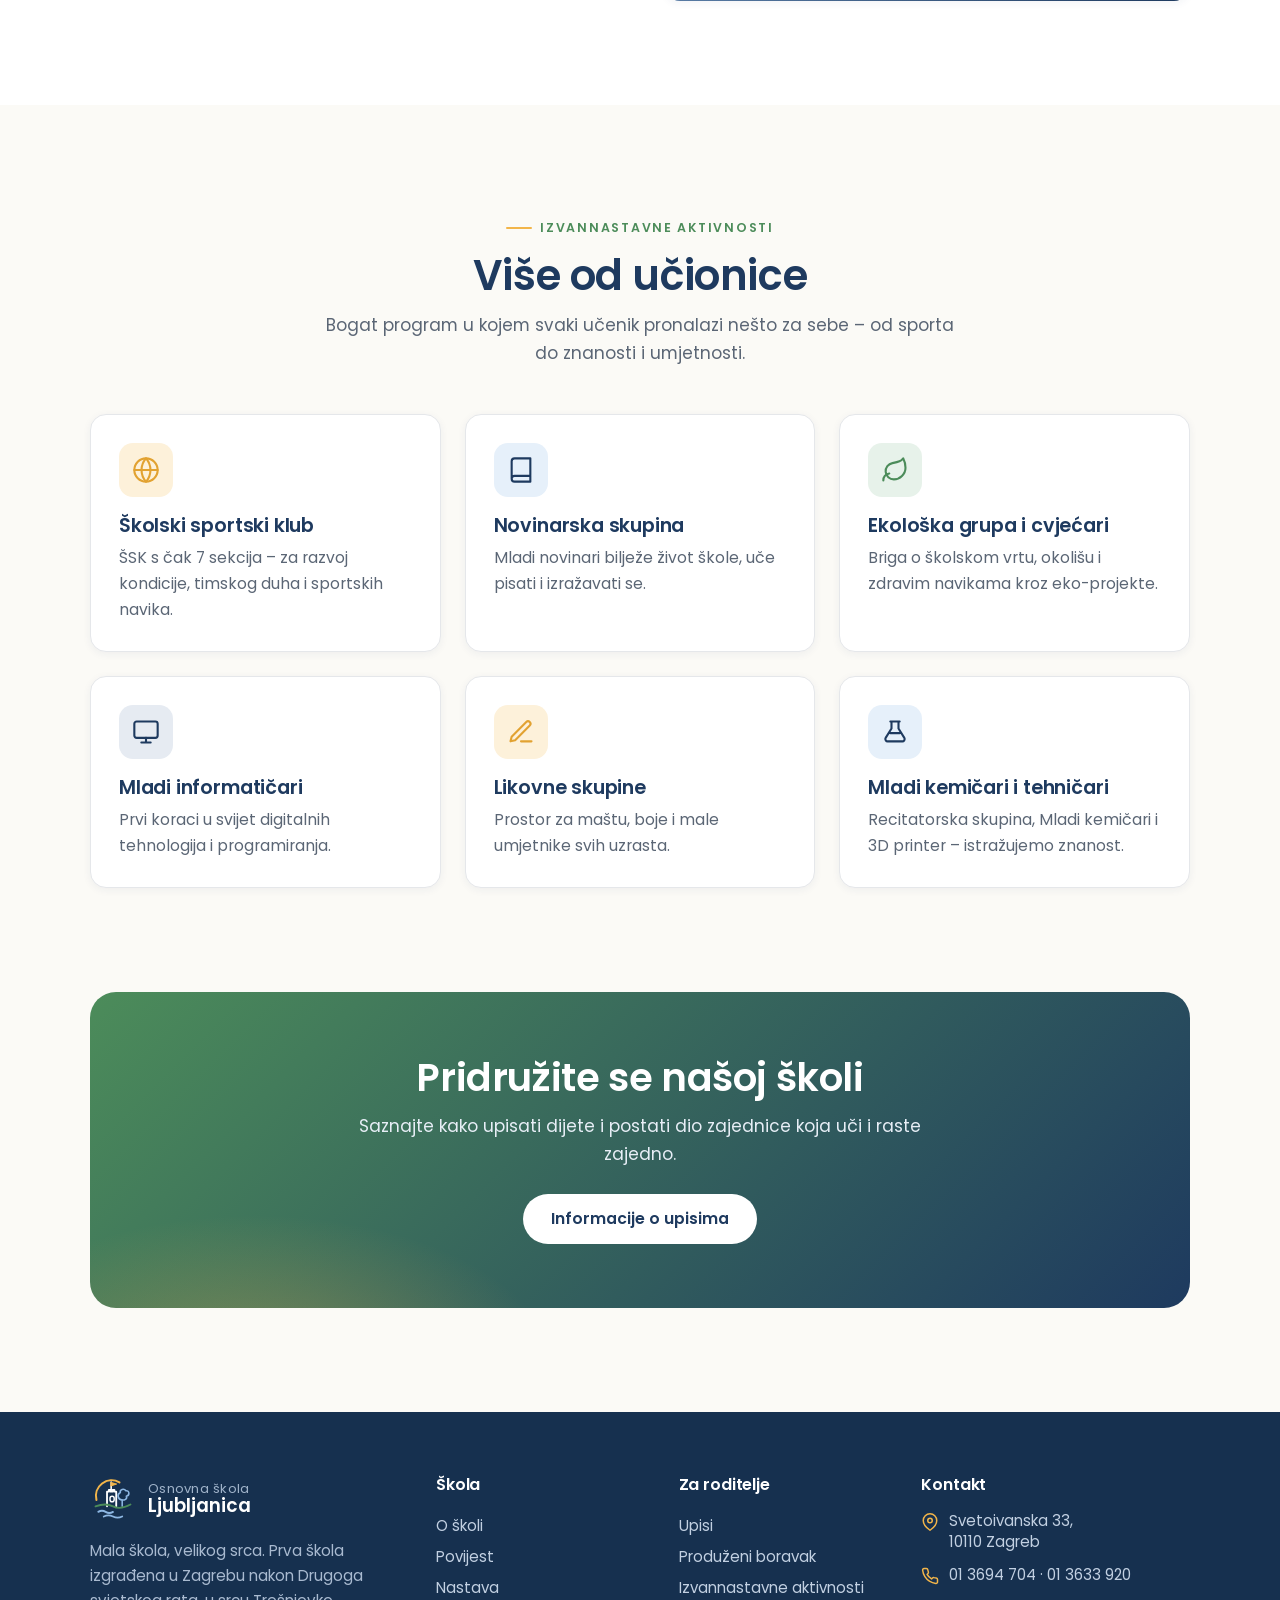
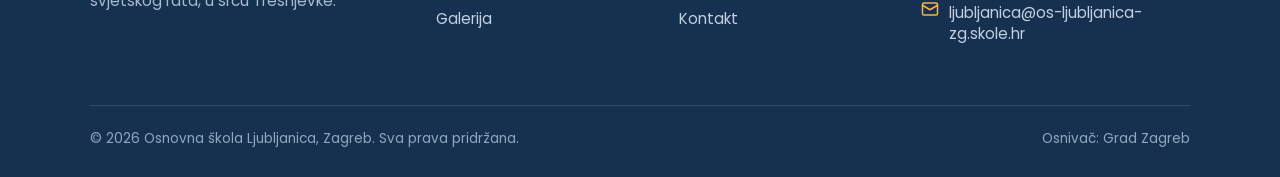
<file: nastava.html>
<!DOCTYPE html>
<html lang="hr">
<head>
<meta charset="UTF-8">
<meta name="viewport" content="width=device-width, initial-scale=1">
<title>Nastava | Osnovna škola Ljubljanica Zagreb</title>
<meta name="description" content="Razredna i predmetna nastava, produženi boravak i bogat program izvannastavnih aktivnosti u Osnovnoj školi Ljubljanica u Zagrebu.">
<meta name="theme-color" content="#1E3A5F">
<link rel="icon" href="assets/img/favicon.svg" type="image/svg+xml">
<link rel="preconnect" href="https://fonts.googleapis.com">
<link rel="preconnect" href="https://fonts.gstatic.com" crossorigin>
<link href="https://fonts.googleapis.com/css2?family=Poppins:wght@300;400;500;600;700&display=swap" rel="stylesheet">
<link rel="stylesheet" href="assets/css/style.css">
<script>document.documentElement.classList.add("js");</script>
</head>
<body>

<header class="site-header">
  <nav class="nav container" aria-label="Glavna navigacija">
    <a class="brand" href="index.html" aria-label="Naslovnica – Osnovna škola Ljubljanica">
      <svg class="brand__mark" viewBox="0 0 100 100" aria-hidden="true"><g fill="none" stroke-linecap="round" stroke-linejoin="round"><path d="M14 52 A34 34 0 0 1 64 14" stroke="#F2B54A" stroke-width="4.5"/><path d="M46 30 V13" stroke="#4C8C5A" stroke-width="3.4"/><path d="M46 14 L58 17.5 L46 21.5 Z" fill="#F2B54A" stroke="#F2B54A" stroke-width="2"/><path d="M37 66 V34 h4 v-4 h4 v4 h4 v-4 h4 v4 h4 V66" stroke="#4C8C5A" stroke-width="4"/><rect x="43.5" y="44" width="9" height="12" rx="4.5" stroke="#4C8C5A" stroke-width="3.2"/><path d="M70 66 V52" stroke="#4C8C5A" stroke-width="3.4"/><path d="M70 52 C60 51 58 40 66 36 C64 29 74 26 78 32 C86 31 87 42 79 44 C82 50 74 53 70 52 Z" stroke="#4C8C5A" stroke-width="3.4"/><path d="M12 66 Q34 58 50 66 Q66 74 88 62" stroke="#4C8C5A" stroke-width="4"/><path d="M18 78 Q26 73 34 78 T50 78" stroke="#8DB7E3" stroke-width="4"/><path d="M30 88 Q40 83 50 88 T70 88" stroke="#8DB7E3" stroke-width="4"/></g></svg>
      <span class="brand__text"><b>Osnovna škola</b><strong>Ljubljanica</strong></span>
    </a>
    <ul class="nav__links">
      <li><a href="index.html">Naslovnica</a></li>
      <li><a href="skola.html">Škola</a></li>
      <li><a href="nastava.html" class="active">Nastava</a></li>
      <li><a href="upisi.html">Upisi</a></li>
      <li><a href="galerija.html">Galerija</a></li>
      <li><a href="kontakt.html">Kontakt</a></li>
      <li class="nav__cta"><a class="btn btn--amber" href="upisi.html">Upisi 2026./2027.</a></li>
    </ul>
    <button class="nav__toggle" aria-label="Otvori izbornik" aria-expanded="false"><span></span></button>
  </nav>
</header>

<main>
<section class="page-hero">
  <div class="container page-hero__wrap">
    <div class="breadcrumb"><a href="index.html">Naslovnica</a> / Nastava</div>
    <span class="eyebrow">Odgoj i obrazovanje</span>
    <h1>Nastava i programi</h1>
    <p>Od prvih slova do prvih projekata – pratimo svako dijete kroz razrednu i predmetnu nastavu, produženi boravak i bogat izbor aktivnosti.</p>
  </div>
</section>

<!-- CLASS / SUBJECT -->
<section class="section">
  <div class="container">
    <div class="grid grid--2">
      <div class="card reveal">
        <div class="card__icon is-blue"><svg viewBox="0 0 24 24" fill="none" stroke="#1E3A5F" stroke-width="1.8" stroke-linecap="round" stroke-linejoin="round"><path d="M2 5h7a3 3 0 0 1 3 3v11a2.5 2.5 0 0 0-2.5-2.5H2zM22 5h-7a3 3 0 0 0-3 3v11a2.5 2.5 0 0 1 2.5-2.5H22z"/></svg></div>
        <h3>Razredna nastava (1. – 4. razred)</h3>
        <p style="margin-bottom:14px">Najmlađe učenike vode iskusni učitelji razredne nastave koji grade temelje čitanja, pisanja i računanja uz igru, kreativnost i sigurno ozračje.</p>
        <ul class="ticks" style="display:grid;gap:10px;margin:0">
          <li style="list-style:none;position:relative;padding-left:30px">15 predanih učitelja razredne nastave</li>
          <li style="list-style:none;position:relative;padding-left:30px">Individualiziran pristup svakom djetetu</li>
          <li style="list-style:none;position:relative;padding-left:30px">Suradnja s produženim boravkom i stručnom službom</li>
        </ul>
      </div>
      <div class="card reveal">
        <div class="card__icon is-green"><svg viewBox="0 0 24 24" fill="none" stroke="#4C8C5A" stroke-width="1.8" stroke-linecap="round" stroke-linejoin="round"><path d="M22 10v6M2 10l10-5 10 5-10 5z"/><path d="M6 12v5c3 3 9 3 12 0v-5"/></svg></div>
        <h3>Predmetna nastava (5. – 8. razred)</h3>
        <p style="margin-bottom:14px">U višim razredima učenike kroz pojedine predmete vodi 21 učitelj predmetne nastave, potičući samostalnost, kritičko mišljenje i istraživački duh.</p>
        <ul class="ticks" style="display:grid;gap:10px;margin:0">
          <li style="list-style:none;position:relative;padding-left:30px">Stručni učitelji za svaki predmet</li>
          <li style="list-style:none;position:relative;padding-left:30px">Nastava u dvije smjene</li>
          <li style="list-style:none;position:relative;padding-left:30px">Priprema za nastavak školovanja</li>
        </ul>
      </div>
    </div>
    <style>.ticks li::before{content:"";position:absolute;left:0;top:5px;width:20px;height:20px;border-radius:6px;background:#e7f2ea url("data:image/svg+xml,%3Csvg xmlns='http://www.w3.org/2000/svg' width='13' height='13' viewBox='0 0 24 24' fill='none' stroke='%234C8C5A' stroke-width='3' stroke-linecap='round' stroke-linejoin='round'%3E%3Cpolyline points='20 6 9 17 4 12'/%3E%3C/svg%3E") center/13px no-repeat}</style>
  </div>
</section>

<!-- PRODUŽENI BORAVAK -->
<section class="section section--tint" id="boravak">
  <div class="container">
    <div class="grid grid--2" style="align-items:center;gap:48px">
      <div class="reveal">
        <span class="eyebrow">Podrška obitelji</span>
        <h2 style="margin:12px 0 14px;font-size:clamp(1.6rem,4vw,2.3rem)">Produženi boravak</h2>
        <p style="color:var(--muted);margin-bottom:16px">Za učenike razredne nastave organiziran je produženi boravak u kojem s djecom rade učitelji razredne nastave i učitelji produženog boravka. Uz pisanje domaće zadaće, boravak nudi vrijeme za igru, odmor i kreativne radionice.</p>
        <p style="color:var(--muted)">U sklopu boravka i školskih aktivnosti djeluju i skupine poput <strong style="color:var(--navy)">3D printera, Mladih tehničara</strong> i <strong style="color:var(--navy)">Mladih kemičara</strong>.</p>
      </div>
      <div class="reveal card" style="background:linear-gradient(135deg,#8DB7E3,#1E3A5F);border:none;color:#fff">
        <svg viewBox="0 0 120 90" fill="none" stroke="#fff" stroke-width="2.2" stroke-linecap="round" stroke-linejoin="round" style="width:100%;opacity:.95"><rect x="18" y="30" width="84" height="46" rx="6"/><path d="M18 42h84M30 30V22a30 30 0 0 1 60 0v8"/><circle cx="42" cy="58" r="5"/><circle cx="78" cy="58" r="5"/><path d="M52 62h16"/></svg>
        <p style="color:#eaf1fa;margin-top:16px;font-size:.98rem">Sigurno i poticajno okruženje nakon redovne nastave – za mirno učenje i vedru igru.</p>
      </div>
    </div>
  </div>
</section>

<!-- IZVANNASTAVNE AKTIVNOSTI -->
<section class="section" id="aktivnosti">
  <div class="container">
    <div class="section-head center reveal">
      <span class="eyebrow">Izvannastavne aktivnosti</span>
      <h2>Više od učionice</h2>
      <p>Bogat program u kojem svaki učenik pronalazi nešto za sebe – od sporta do znanosti i umjetnosti.</p>
    </div>
    <div class="grid grid--3">
      <div class="card reveal"><div class="card__icon is-amber"><svg viewBox="0 0 24 24" fill="none" stroke="#e2a231" stroke-width="1.8" stroke-linecap="round" stroke-linejoin="round"><circle cx="12" cy="12" r="10"/><path d="M12 2a15 15 0 0 1 0 20M12 2a15 15 0 0 0 0 20M2 12h20"/></svg></div><h3>Školski sportski klub</h3><p>ŠSK s čak 7 sekcija – za razvoj kondicije, timskog duha i sportskih navika.</p></div>
      <div class="card reveal"><div class="card__icon is-blue"><svg viewBox="0 0 24 24" fill="none" stroke="#1E3A5F" stroke-width="1.8" stroke-linecap="round" stroke-linejoin="round"><path d="M4 19.5A2.5 2.5 0 0 1 6.5 17H20M6.5 2H20v20H6.5A2.5 2.5 0 0 1 4 19.5v-15A2.5 2.5 0 0 1 6.5 2z"/></svg></div><h3>Novinarska skupina</h3><p>Mladi novinari bilježe život škole, uče pisati i izražavati se.</p></div>
      <div class="card reveal"><div class="card__icon is-green"><svg viewBox="0 0 24 24" fill="none" stroke="#4C8C5A" stroke-width="1.8" stroke-linecap="round" stroke-linejoin="round"><path d="M11 20A7 7 0 0 1 9.8 6.1C15.5 5 17 4.48 19 2c1 2 2 4.18 2 8 0 5.5-4.78 10-10 10z"/><path d="M2 21c0-3 1.85-5.36 5.08-6"/></svg></div><h3>Ekološka grupa i cvjećari</h3><p>Briga o školskom vrtu, okolišu i zdravim navikama kroz eko-projekte.</p></div>
      <div class="card reveal"><div class="card__icon is-navy"><svg viewBox="0 0 24 24" fill="none" stroke="#1E3A5F" stroke-width="1.8" stroke-linecap="round" stroke-linejoin="round"><rect x="2" y="3" width="20" height="14" rx="2"/><path d="M8 21h8M12 17v4"/></svg></div><h3>Mladi informatičari</h3><p>Prvi koraci u svijet digitalnih tehnologija i programiranja.</p></div>
      <div class="card reveal"><div class="card__icon is-amber"><svg viewBox="0 0 24 24" fill="none" stroke="#e2a231" stroke-width="1.8" stroke-linecap="round" stroke-linejoin="round"><path d="M12 20h9M16.5 3.5a2.12 2.12 0 0 1 3 3L7 19l-4 1 1-4z"/></svg></div><h3>Likovne skupine</h3><p>Prostor za maštu, boje i male umjetnike svih uzrasta.</p></div>
      <div class="card reveal"><div class="card__icon is-blue"><svg viewBox="0 0 24 24" fill="none" stroke="#1E3A5F" stroke-width="1.8" stroke-linecap="round" stroke-linejoin="round"><path d="M9 3v6l-5 8a2 2 0 0 0 2 3h12a2 2 0 0 0 2-3l-5-8V3M8 3h8M8 13h8"/></svg></div><h3>Mladi kemičari i tehničari</h3><p>Recitatorska skupina, Mladi kemičari i 3D printer – istražujemo znanost.</p></div>
    </div>
  </div>
</section>

<section class="section" style="padding-top:0">
  <div class="container"><div class="cta reveal">
    <h2>Pridružite se našoj školi</h2>
    <p>Saznajte kako upisati dijete i postati dio zajednice koja uči i raste zajedno.</p>
    <a class="btn btn--light" href="upisi.html">Informacije o upisima</a>
  </div></div>
</section>
</main>

<footer class="site-footer">
  <div class="container">
    <div class="footer-grid">
      <div class="footer-about">
        <a class="brand" href="index.html">
          <svg class="brand__mark" viewBox="0 0 100 100" aria-hidden="true"><g fill="none" stroke-linecap="round" stroke-linejoin="round"><path d="M14 52 A34 34 0 0 1 64 14" stroke="#F2B54A" stroke-width="4.5"/><path d="M46 30 V13" stroke="#fff" stroke-width="3.4"/><path d="M46 14 L58 17.5 L46 21.5 Z" fill="#F2B54A" stroke="#F2B54A" stroke-width="2"/><path d="M37 66 V34 h4 v-4 h4 v4 h4 v-4 h4 v4 h4 V66" stroke="#fff" stroke-width="4"/><rect x="43.5" y="44" width="9" height="12" rx="4.5" stroke="#fff" stroke-width="3.2"/><path d="M70 66 V52" stroke="#8DB7E3" stroke-width="3.4"/><path d="M70 52 C60 51 58 40 66 36 C64 29 74 26 78 32 C86 31 87 42 79 44 C82 50 74 53 70 52 Z" stroke="#8DB7E3" stroke-width="3.4"/><path d="M12 66 Q34 58 50 66 Q66 74 88 62" stroke="#4C8C5A" stroke-width="4"/><path d="M18 78 Q26 73 34 78 T50 78" stroke="#8DB7E3" stroke-width="4"/><path d="M30 88 Q40 83 50 88 T70 88" stroke="#8DB7E3" stroke-width="4"/></g></svg>
          <span class="brand__text"><b>Osnovna škola</b><strong>Ljubljanica</strong></span>
        </a>
        <p>Mala škola, velikog srca. Prva škola izgrađena u Zagrebu nakon Drugoga svjetskog rata, u srcu Trešnjevke.</p>
      </div>
      <div class="footer-col"><h4>Škola</h4><ul>
        <li><a href="skola.html">O školi</a></li>
        <li><a href="skola.html#povijest">Povijest</a></li>
        <li><a href="nastava.html">Nastava</a></li>
        <li><a href="galerija.html">Galerija</a></li>
      </ul></div>
      <div class="footer-col"><h4>Za roditelje</h4><ul>
        <li><a href="upisi.html">Upisi</a></li>
        <li><a href="nastava.html#boravak">Produženi boravak</a></li>
        <li><a href="nastava.html#aktivnosti">Izvannastavne aktivnosti</a></li>
        <li><a href="kontakt.html">Kontakt</a></li>
      </ul></div>
      <div class="footer-col"><h4>Kontakt</h4><ul class="footer-contact">
        <li><svg viewBox="0 0 24 24" fill="none" stroke-width="2" stroke-linecap="round" stroke-linejoin="round"><path d="M21 10c0 7-9 13-9 13s-9-6-9-13a9 9 0 0 1 18 0z"/><circle cx="12" cy="10" r="3"/></svg><span>Svetoivanska 33,<br>10110 Zagreb</span></li>
        <li><svg viewBox="0 0 24 24" fill="none" stroke-width="2" stroke-linecap="round" stroke-linejoin="round"><path d="M22 16.9v3a2 2 0 0 1-2.2 2 19.8 19.8 0 0 1-8.6-3 19.5 19.5 0 0 1-6-6 19.8 19.8 0 0 1-3-8.6A2 2 0 0 1 4.1 2h3a2 2 0 0 1 2 1.7c.1 1 .4 1.9.7 2.8a2 2 0 0 1-.5 2.1L8.1 9.9a16 16 0 0 0 6 6l1.3-1.3a2 2 0 0 1 2.1-.4c.9.3 1.8.5 2.8.6a2 2 0 0 1 1.7 2z"/></svg><span>01 3694 704 · 01 3633 920</span></li>
        <li><svg viewBox="0 0 24 24" fill="none" stroke-width="2" stroke-linecap="round" stroke-linejoin="round"><rect x="2" y="4" width="20" height="16" rx="2"/><path d="m22 7-10 6L2 7"/></svg><a href="mailto:ljubljanica@os-ljubljanica-zg.skole.hr">ljubljanica@os-ljubljanica-zg.skole.hr</a></li>
      </ul></div>
    </div>
    <div class="footer-bottom">
      <span>© <span data-year>2026</span> Osnovna škola Ljubljanica, Zagreb. Sva prava pridržana.</span>
      <span>Osnivač: Grad Zagreb</span>
    </div>
  </div>
</footer>

<script src="assets/js/main.js"></script>
</body>
</html>
</file>
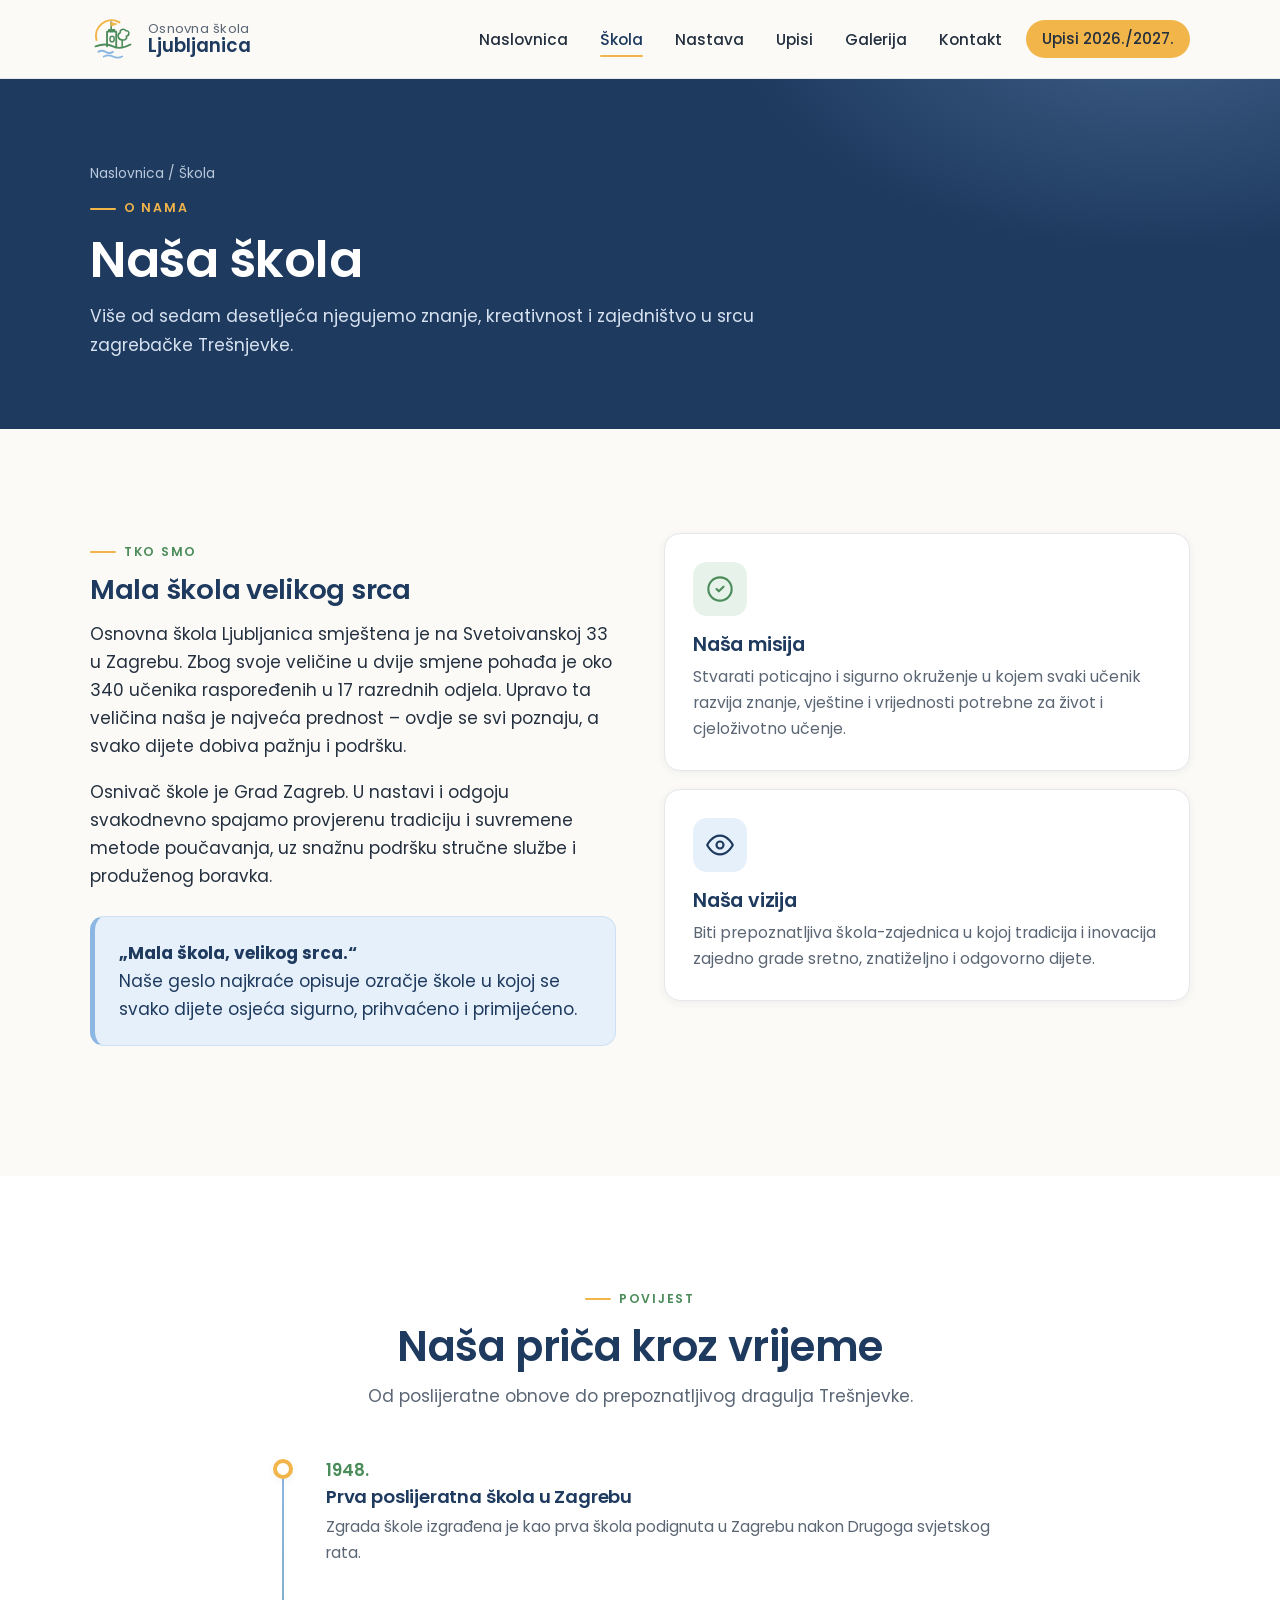
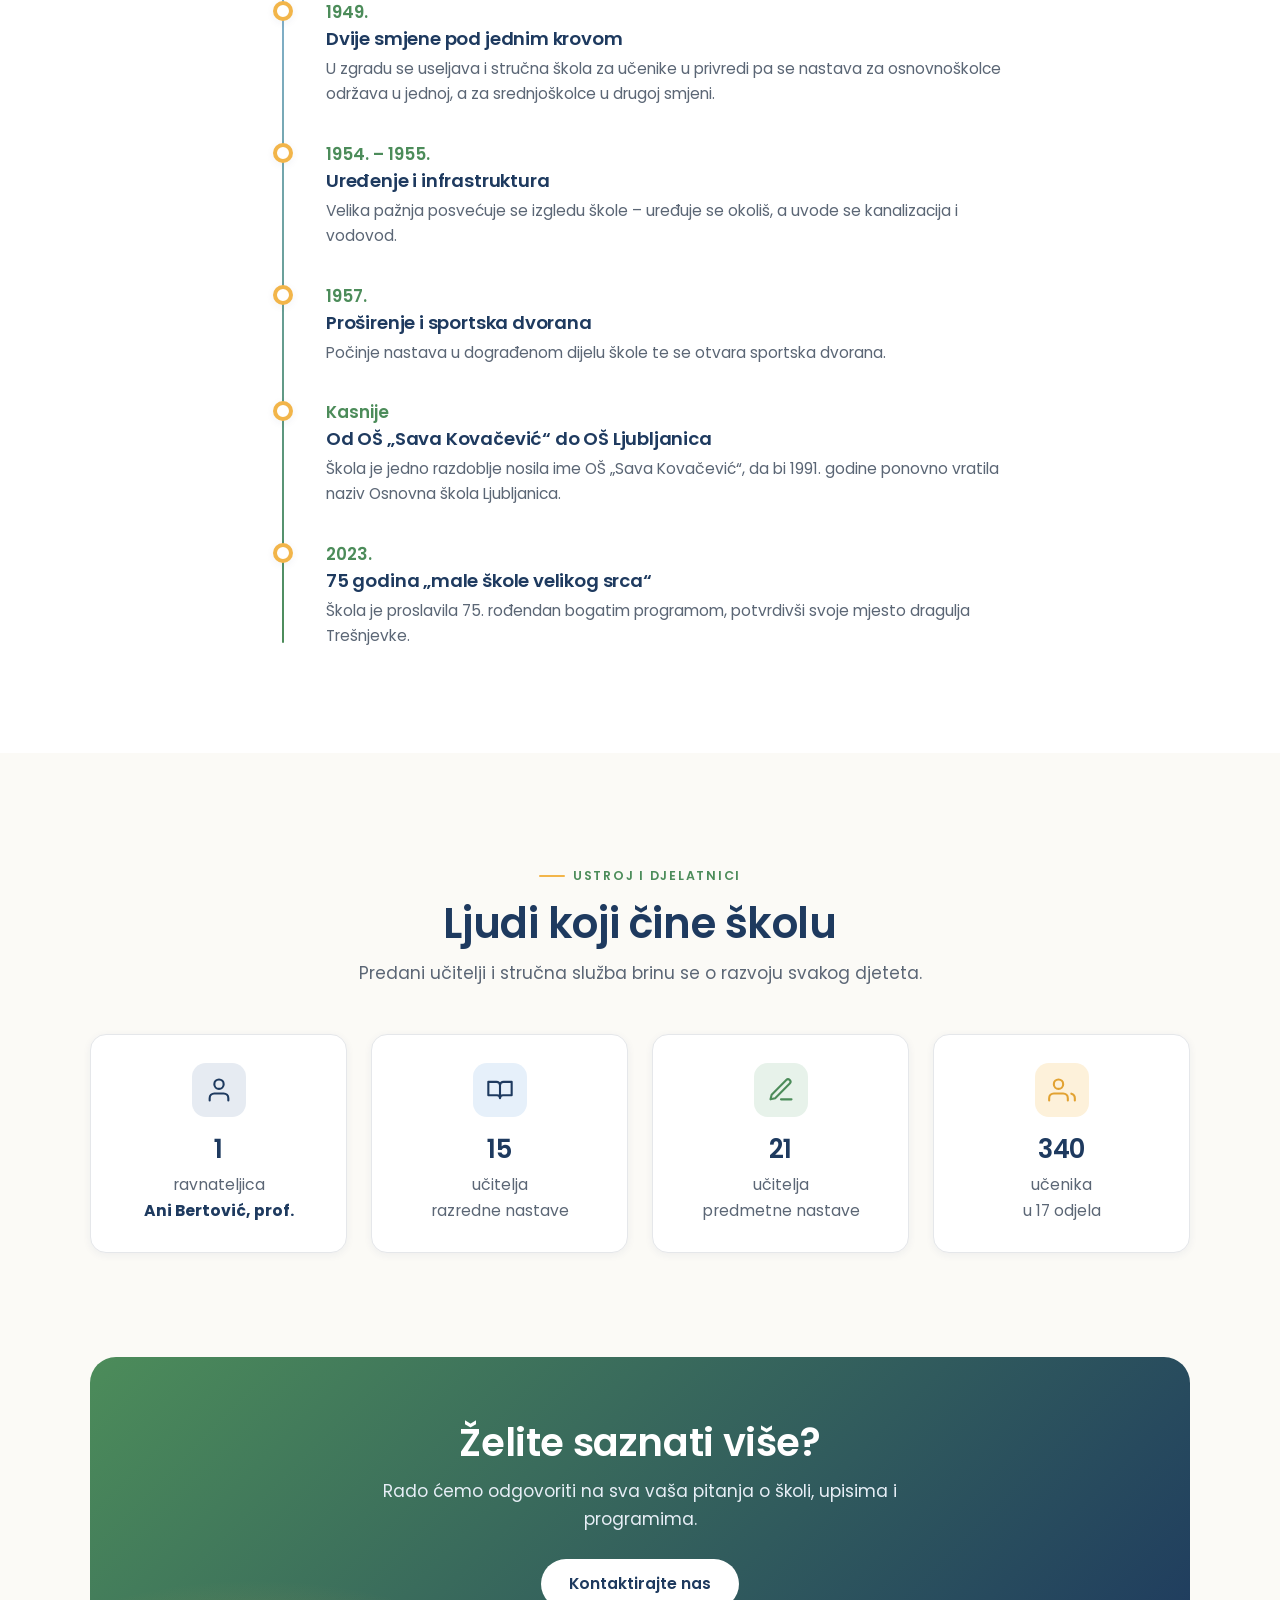
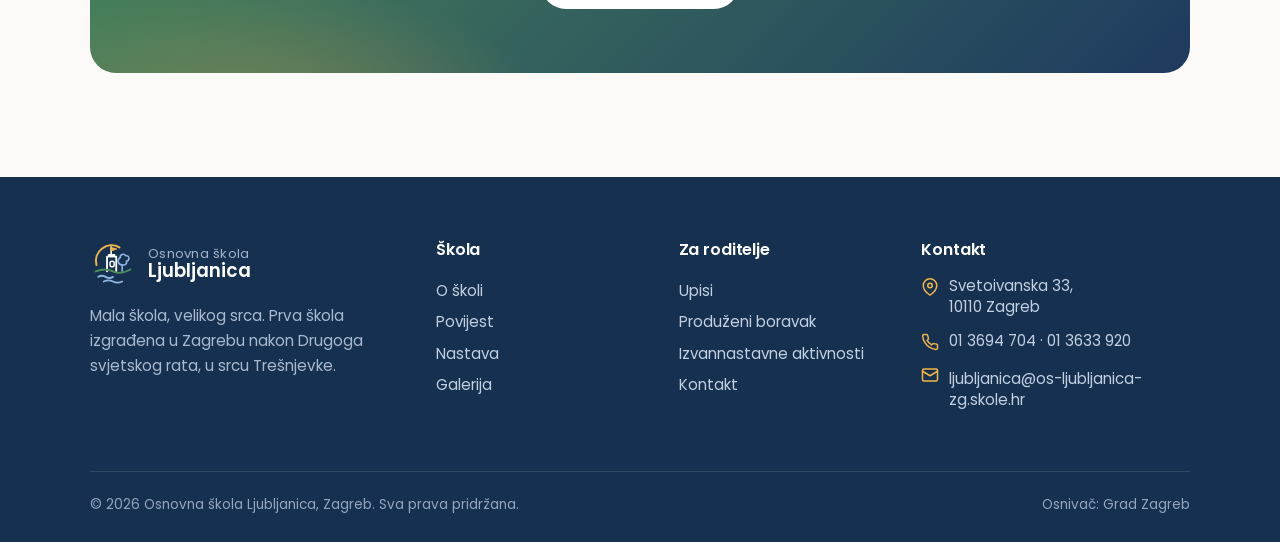
<file: skola.html>
<!DOCTYPE html>
<html lang="hr">
<head>
<meta charset="UTF-8">
<meta name="viewport" content="width=device-width, initial-scale=1">
<title>Škola | Osnovna škola Ljubljanica Zagreb</title>
<meta name="description" content="O Osnovnoj školi Ljubljanica – povijest od 1948., misija i vizija, ustroj i djelatnici. Prva škola izgrađena u Zagrebu nakon Drugoga svjetskog rata.">
<meta name="theme-color" content="#1E3A5F">
<link rel="icon" href="assets/img/favicon.svg" type="image/svg+xml">
<link rel="preconnect" href="https://fonts.googleapis.com">
<link rel="preconnect" href="https://fonts.gstatic.com" crossorigin>
<link href="https://fonts.googleapis.com/css2?family=Poppins:wght@300;400;500;600;700&display=swap" rel="stylesheet">
<link rel="stylesheet" href="assets/css/style.css">
<script>document.documentElement.classList.add("js");</script>
</head>
<body>

<header class="site-header">
  <nav class="nav container" aria-label="Glavna navigacija">
    <a class="brand" href="index.html" aria-label="Naslovnica – Osnovna škola Ljubljanica">
      <svg class="brand__mark" viewBox="0 0 100 100" aria-hidden="true"><g fill="none" stroke-linecap="round" stroke-linejoin="round"><path d="M14 52 A34 34 0 0 1 64 14" stroke="#F2B54A" stroke-width="4.5"/><path d="M46 30 V13" stroke="#4C8C5A" stroke-width="3.4"/><path d="M46 14 L58 17.5 L46 21.5 Z" fill="#F2B54A" stroke="#F2B54A" stroke-width="2"/><path d="M37 66 V34 h4 v-4 h4 v4 h4 v-4 h4 v4 h4 V66" stroke="#4C8C5A" stroke-width="4"/><rect x="43.5" y="44" width="9" height="12" rx="4.5" stroke="#4C8C5A" stroke-width="3.2"/><path d="M70 66 V52" stroke="#4C8C5A" stroke-width="3.4"/><path d="M70 52 C60 51 58 40 66 36 C64 29 74 26 78 32 C86 31 87 42 79 44 C82 50 74 53 70 52 Z" stroke="#4C8C5A" stroke-width="3.4"/><path d="M12 66 Q34 58 50 66 Q66 74 88 62" stroke="#4C8C5A" stroke-width="4"/><path d="M18 78 Q26 73 34 78 T50 78" stroke="#8DB7E3" stroke-width="4"/><path d="M30 88 Q40 83 50 88 T70 88" stroke="#8DB7E3" stroke-width="4"/></g></svg>
      <span class="brand__text"><b>Osnovna škola</b><strong>Ljubljanica</strong></span>
    </a>
    <ul class="nav__links">
      <li><a href="index.html">Naslovnica</a></li>
      <li><a href="skola.html" class="active">Škola</a></li>
      <li><a href="nastava.html">Nastava</a></li>
      <li><a href="upisi.html">Upisi</a></li>
      <li><a href="galerija.html">Galerija</a></li>
      <li><a href="kontakt.html">Kontakt</a></li>
      <li class="nav__cta"><a class="btn btn--amber" href="upisi.html">Upisi 2026./2027.</a></li>
    </ul>
    <button class="nav__toggle" aria-label="Otvori izbornik" aria-expanded="false"><span></span></button>
  </nav>
</header>

<main>
<section class="page-hero">
  <div class="container page-hero__wrap">
    <div class="breadcrumb"><a href="index.html">Naslovnica</a> / Škola</div>
    <span class="eyebrow">O nama</span>
    <h1>Naša škola</h1>
    <p>Više od sedam desetljeća njegujemo znanje, kreativnost i zajedništvo u srcu zagrebačke Trešnjevke.</p>
  </div>
</section>

<!-- INTRO + MISSION -->
<section class="section">
  <div class="container">
    <div class="grid grid--2" style="gap:48px;align-items:start">
      <div class="prose reveal">
        <span class="eyebrow">Tko smo</span>
        <h2 style="margin-top:12px">Mala škola velikog srca</h2>
        <p>Osnovna škola Ljubljanica smještena je na Svetoivanskoj 33 u Zagrebu. Zbog svoje veličine u dvije smjene pohađa je oko 340 učenika raspoređenih u 17 razrednih odjela. Upravo ta veličina naša je najveća prednost – ovdje se svi poznaju, a svako dijete dobiva pažnju i podršku.</p>
        <p>Osnivač škole je Grad Zagreb. U nastavi i odgoju svakodnevno spajamo provjerenu tradiciju i suvremene metode poučavanja, uz snažnu podršku stručne službe i produženog boravka.</p>
        <div class="callout">
          <strong>„Mala škola, velikog srca.“</strong><br>
          Naše geslo najkraće opisuje ozračje škole u kojoj se svako dijete osjeća sigurno, prihvaćeno i primijećeno.
        </div>
      </div>
      <div class="reveal grid" style="gap:18px">
        <div class="card">
          <div class="card__icon is-green"><svg viewBox="0 0 24 24" fill="none" stroke="#4C8C5A" stroke-width="1.8" stroke-linecap="round" stroke-linejoin="round"><circle cx="12" cy="12" r="10"/><path d="m9 12 2 2 4-4"/></svg></div>
          <h3>Naša misija</h3>
          <p>Stvarati poticajno i sigurno okruženje u kojem svaki učenik razvija znanje, vještine i vrijednosti potrebne za život i cjeloživotno učenje.</p>
        </div>
        <div class="card">
          <div class="card__icon is-blue"><svg viewBox="0 0 24 24" fill="none" stroke="#1E3A5F" stroke-width="1.8" stroke-linecap="round" stroke-linejoin="round"><path d="M1 12s4-8 11-8 11 8 11 8-4 8-11 8-11-8-11-8z"/><circle cx="12" cy="12" r="3"/></svg></div>
          <h3>Naša vizija</h3>
          <p>Biti prepoznatljiva škola-zajednica u kojoj tradicija i inovacija zajedno grade sretno, znatiželjno i odgovorno dijete.</p>
        </div>
      </div>
    </div>
  </div>
</section>

<!-- HISTORY TIMELINE -->
<section class="section section--tint" id="povijest">
  <div class="container">
    <div class="section-head center reveal">
      <span class="eyebrow">Povijest</span>
      <h2>Naša priča kroz vrijeme</h2>
      <p>Od poslijeratne obnove do prepoznatljivog dragulja Trešnjevke.</p>
    </div>
    <div class="timeline">
      <div class="tl-item reveal">
        <div class="tl-year">1948.</div>
        <h3>Prva poslijeratna škola u Zagrebu</h3>
        <p>Zgrada škole izgrađena je kao prva škola podignuta u Zagrebu nakon Drugoga svjetskog rata.</p>
      </div>
      <div class="tl-item reveal">
        <div class="tl-year">1949.</div>
        <h3>Dvije smjene pod jednim krovom</h3>
        <p>U zgradu se useljava i stručna škola za učenike u privredi pa se nastava za osnovnoškolce održava u jednoj, a za srednjoškolce u drugoj smjeni.</p>
      </div>
      <div class="tl-item reveal">
        <div class="tl-year">1954. – 1955.</div>
        <h3>Uređenje i infrastruktura</h3>
        <p>Velika pažnja posvećuje se izgledu škole – uređuje se okoliš, a uvode se kanalizacija i vodovod.</p>
      </div>
      <div class="tl-item reveal">
        <div class="tl-year">1957.</div>
        <h3>Proširenje i sportska dvorana</h3>
        <p>Počinje nastava u dograđenom dijelu škole te se otvara sportska dvorana.</p>
      </div>
      <div class="tl-item reveal">
        <div class="tl-year">Kasnije</div>
        <h3>Od OŠ „Sava Kovačević“ do OŠ Ljubljanica</h3>
        <p>Škola je jedno razdoblje nosila ime OŠ „Sava Kovačević“, da bi 1991. godine ponovno vratila naziv Osnovna škola Ljubljanica.</p>
      </div>
      <div class="tl-item reveal">
        <div class="tl-year">2023.</div>
        <h3>75 godina „male škole velikog srca“</h3>
        <p>Škola je proslavila 75. rođendan bogatim programom, potvrdivši svoje mjesto dragulja Trešnjevke.</p>
      </div>
    </div>
  </div>
</section>

<!-- ORGANISATION -->
<section class="section" id="djelatnici">
  <div class="container">
    <div class="section-head center reveal">
      <span class="eyebrow">Ustroj i djelatnici</span>
      <h2>Ljudi koji čine školu</h2>
      <p>Predani učitelji i stručna služba brinu se o razvoju svakog djeteta.</p>
    </div>
    <div class="grid grid--4">
      <div class="card reveal" style="text-align:center"><div class="card__icon is-navy" style="margin-inline:auto"><svg viewBox="0 0 24 24" fill="none" stroke="#1E3A5F" stroke-width="1.8" stroke-linecap="round" stroke-linejoin="round"><path d="M20 21v-2a4 4 0 0 0-4-4H8a4 4 0 0 0-4 4v2"/><circle cx="12" cy="7" r="4"/></svg></div><h3 style="font-size:1.6rem">1</h3><p>ravnateljica<br><strong style="color:var(--navy)">Ani Bertović, prof.</strong></p></div>
      <div class="card reveal" style="text-align:center"><div class="card__icon is-blue" style="margin-inline:auto"><svg viewBox="0 0 24 24" fill="none" stroke="#1E3A5F" stroke-width="1.8" stroke-linecap="round" stroke-linejoin="round"><path d="M2 5h7a3 3 0 0 1 3 3v11a2.5 2.5 0 0 0-2.5-2.5H2zM22 5h-7a3 3 0 0 0-3 3v11a2.5 2.5 0 0 1 2.5-2.5H22z"/></svg></div><h3 style="font-size:1.6rem">15</h3><p>učitelja<br>razredne nastave</p></div>
      <div class="card reveal" style="text-align:center"><div class="card__icon is-green" style="margin-inline:auto"><svg viewBox="0 0 24 24" fill="none" stroke="#4C8C5A" stroke-width="1.8" stroke-linecap="round" stroke-linejoin="round"><path d="M12 20h9M16.5 3.5a2.12 2.12 0 0 1 3 3L7 19l-4 1 1-4z"/></svg></div><h3 style="font-size:1.6rem">21</h3><p>učitelja<br>predmetne nastave</p></div>
      <div class="card reveal" style="text-align:center"><div class="card__icon is-amber" style="margin-inline:auto"><svg viewBox="0 0 24 24" fill="none" stroke="#e2a231" stroke-width="1.8" stroke-linecap="round" stroke-linejoin="round"><path d="M17 21v-2a4 4 0 0 0-4-4H5a4 4 0 0 0-4 4v2M9 11a4 4 0 1 0 0-8 4 4 0 0 0 0 8zM23 21v-2a4 4 0 0 0-3-3.87"/></svg></div><h3 style="font-size:1.6rem">340</h3><p>učenika<br>u 17 odjela</p></div>
    </div>
  </div>
</section>

<section class="section" style="padding-top:0">
  <div class="container"><div class="cta reveal">
    <h2>Želite saznati više?</h2>
    <p>Rado ćemo odgovoriti na sva vaša pitanja o školi, upisima i programima.</p>
    <a class="btn btn--light" href="kontakt.html">Kontaktirajte nas</a>
  </div></div>
</section>
</main>

<footer class="site-footer">
  <div class="container">
    <div class="footer-grid">
      <div class="footer-about">
        <a class="brand" href="index.html">
          <svg class="brand__mark" viewBox="0 0 100 100" aria-hidden="true"><g fill="none" stroke-linecap="round" stroke-linejoin="round"><path d="M14 52 A34 34 0 0 1 64 14" stroke="#F2B54A" stroke-width="4.5"/><path d="M46 30 V13" stroke="#fff" stroke-width="3.4"/><path d="M46 14 L58 17.5 L46 21.5 Z" fill="#F2B54A" stroke="#F2B54A" stroke-width="2"/><path d="M37 66 V34 h4 v-4 h4 v4 h4 v-4 h4 v4 h4 V66" stroke="#fff" stroke-width="4"/><rect x="43.5" y="44" width="9" height="12" rx="4.5" stroke="#fff" stroke-width="3.2"/><path d="M70 66 V52" stroke="#8DB7E3" stroke-width="3.4"/><path d="M70 52 C60 51 58 40 66 36 C64 29 74 26 78 32 C86 31 87 42 79 44 C82 50 74 53 70 52 Z" stroke="#8DB7E3" stroke-width="3.4"/><path d="M12 66 Q34 58 50 66 Q66 74 88 62" stroke="#4C8C5A" stroke-width="4"/><path d="M18 78 Q26 73 34 78 T50 78" stroke="#8DB7E3" stroke-width="4"/><path d="M30 88 Q40 83 50 88 T70 88" stroke="#8DB7E3" stroke-width="4"/></g></svg>
          <span class="brand__text"><b>Osnovna škola</b><strong>Ljubljanica</strong></span>
        </a>
        <p>Mala škola, velikog srca. Prva škola izgrađena u Zagrebu nakon Drugoga svjetskog rata, u srcu Trešnjevke.</p>
      </div>
      <div class="footer-col"><h4>Škola</h4><ul>
        <li><a href="skola.html">O školi</a></li>
        <li><a href="skola.html#povijest">Povijest</a></li>
        <li><a href="nastava.html">Nastava</a></li>
        <li><a href="galerija.html">Galerija</a></li>
      </ul></div>
      <div class="footer-col"><h4>Za roditelje</h4><ul>
        <li><a href="upisi.html">Upisi</a></li>
        <li><a href="nastava.html#boravak">Produženi boravak</a></li>
        <li><a href="nastava.html#aktivnosti">Izvannastavne aktivnosti</a></li>
        <li><a href="kontakt.html">Kontakt</a></li>
      </ul></div>
      <div class="footer-col"><h4>Kontakt</h4><ul class="footer-contact">
        <li><svg viewBox="0 0 24 24" fill="none" stroke-width="2" stroke-linecap="round" stroke-linejoin="round"><path d="M21 10c0 7-9 13-9 13s-9-6-9-13a9 9 0 0 1 18 0z"/><circle cx="12" cy="10" r="3"/></svg><span>Svetoivanska 33,<br>10110 Zagreb</span></li>
        <li><svg viewBox="0 0 24 24" fill="none" stroke-width="2" stroke-linecap="round" stroke-linejoin="round"><path d="M22 16.9v3a2 2 0 0 1-2.2 2 19.8 19.8 0 0 1-8.6-3 19.5 19.5 0 0 1-6-6 19.8 19.8 0 0 1-3-8.6A2 2 0 0 1 4.1 2h3a2 2 0 0 1 2 1.7c.1 1 .4 1.9.7 2.8a2 2 0 0 1-.5 2.1L8.1 9.9a16 16 0 0 0 6 6l1.3-1.3a2 2 0 0 1 2.1-.4c.9.3 1.8.5 2.8.6a2 2 0 0 1 1.7 2z"/></svg><span>01 3694 704 · 01 3633 920</span></li>
        <li><svg viewBox="0 0 24 24" fill="none" stroke-width="2" stroke-linecap="round" stroke-linejoin="round"><rect x="2" y="4" width="20" height="16" rx="2"/><path d="m22 7-10 6L2 7"/></svg><a href="mailto:ljubljanica@os-ljubljanica-zg.skole.hr">ljubljanica@os-ljubljanica-zg.skole.hr</a></li>
      </ul></div>
    </div>
    <div class="footer-bottom">
      <span>© <span data-year>2026</span> Osnovna škola Ljubljanica, Zagreb. Sva prava pridržana.</span>
      <span>Osnivač: Grad Zagreb</span>
    </div>
  </div>
</footer>

<script src="assets/js/main.js"></script>
</body>
</html>
</file>
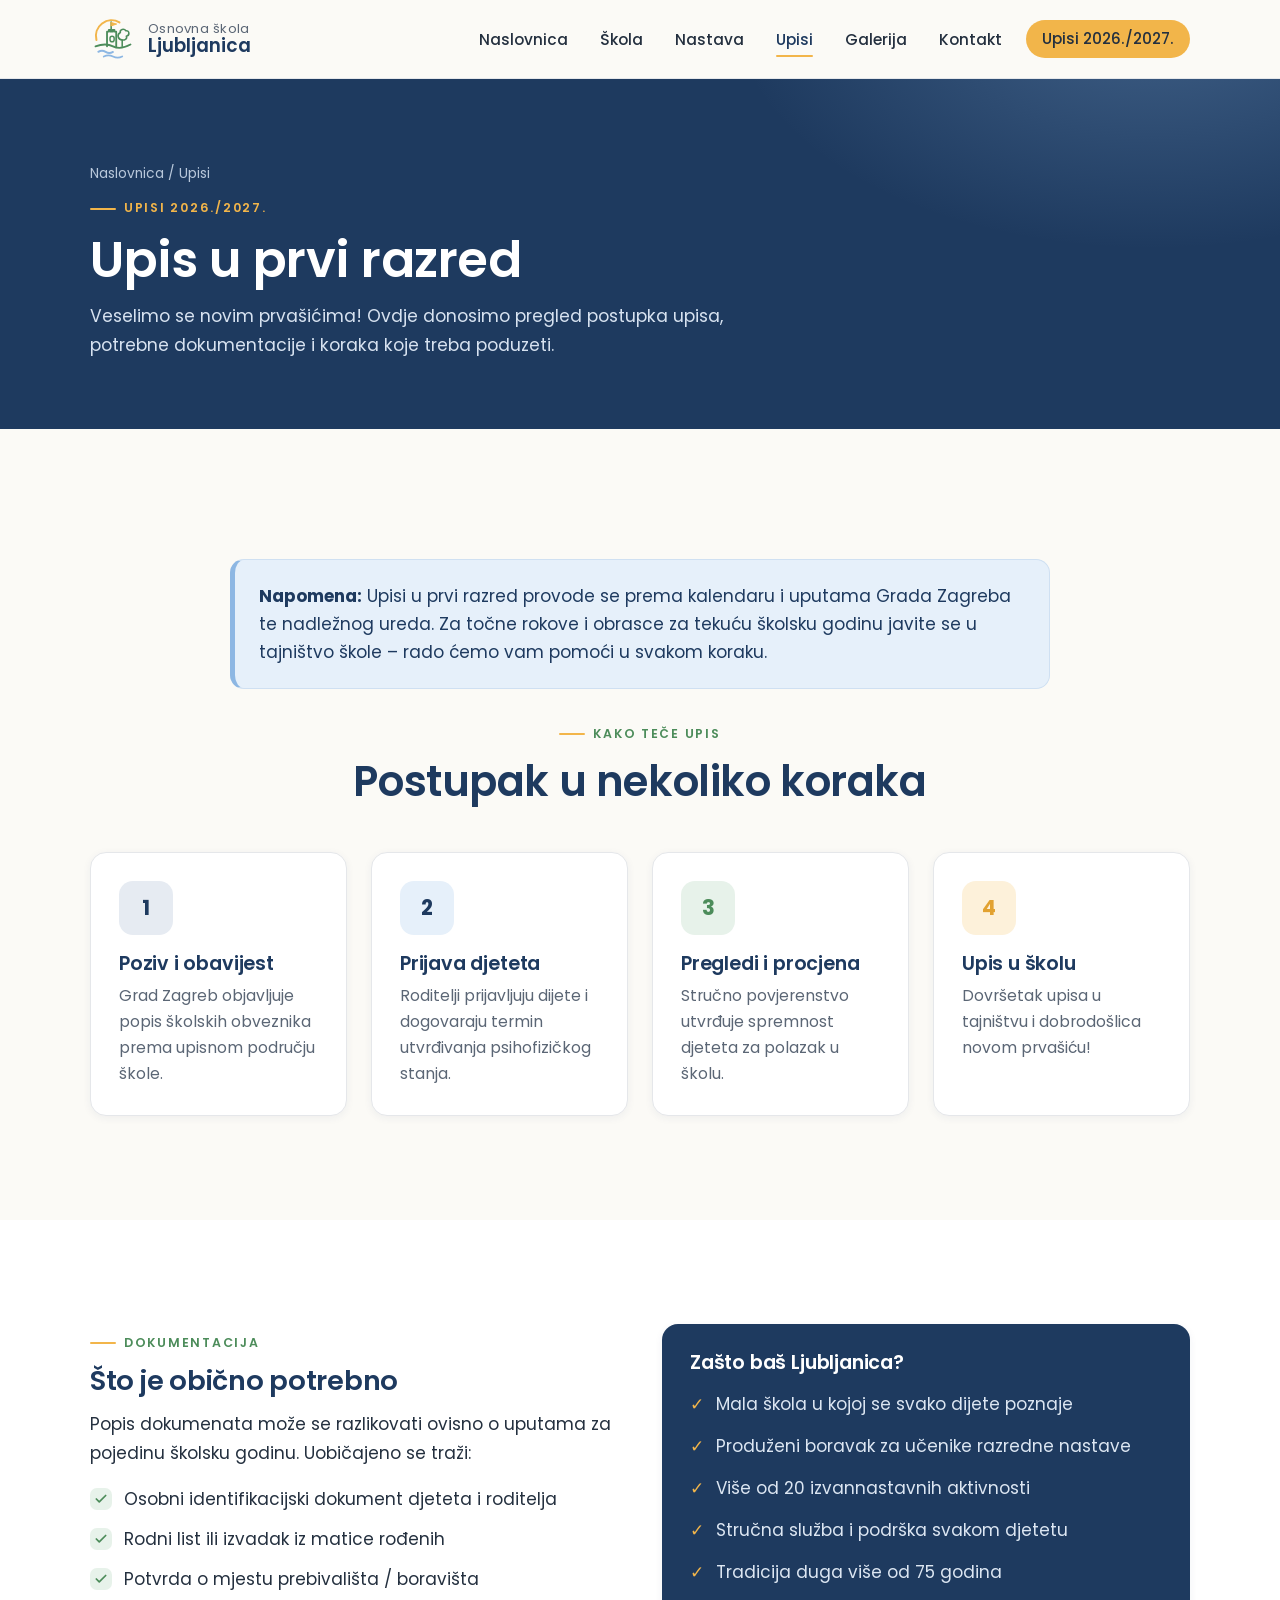
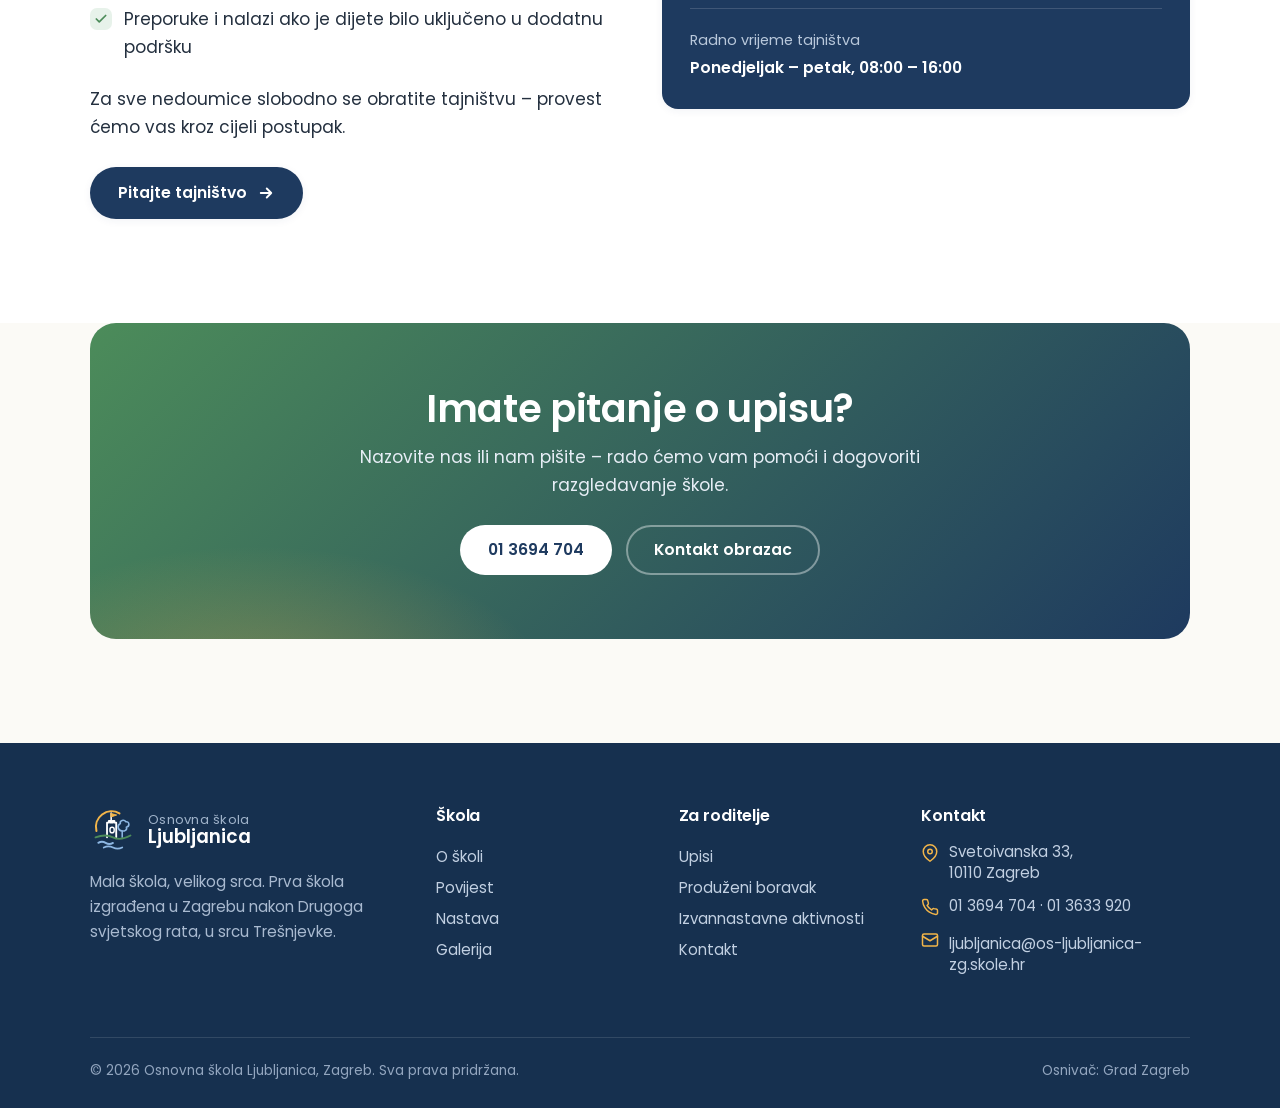
<file: upisi.html>
<!DOCTYPE html>
<html lang="hr">
<head>
<meta charset="UTF-8">
<meta name="viewport" content="width=device-width, initial-scale=1">
<title>Upisi | Osnovna škola Ljubljanica Zagreb</title>
<meta name="description" content="Upisi u prvi razred Osnovne škole Ljubljanica u Zagrebu – postupak, potrebna dokumentacija i koraci za školsku godinu 2026./2027.">
<meta name="theme-color" content="#1E3A5F">
<link rel="icon" href="assets/img/favicon.svg" type="image/svg+xml">
<link rel="preconnect" href="https://fonts.googleapis.com">
<link rel="preconnect" href="https://fonts.gstatic.com" crossorigin>
<link href="https://fonts.googleapis.com/css2?family=Poppins:wght@300;400;500;600;700&display=swap" rel="stylesheet">
<link rel="stylesheet" href="assets/css/style.css">
<script>document.documentElement.classList.add("js");</script>
</head>
<body>

<header class="site-header">
  <nav class="nav container" aria-label="Glavna navigacija">
    <a class="brand" href="index.html" aria-label="Naslovnica – Osnovna škola Ljubljanica">
      <svg class="brand__mark" viewBox="0 0 100 100" aria-hidden="true"><g fill="none" stroke-linecap="round" stroke-linejoin="round"><path d="M14 52 A34 34 0 0 1 64 14" stroke="#F2B54A" stroke-width="4.5"/><path d="M46 30 V13" stroke="#4C8C5A" stroke-width="3.4"/><path d="M46 14 L58 17.5 L46 21.5 Z" fill="#F2B54A" stroke="#F2B54A" stroke-width="2"/><path d="M37 66 V34 h4 v-4 h4 v4 h4 v-4 h4 v4 h4 V66" stroke="#4C8C5A" stroke-width="4"/><rect x="43.5" y="44" width="9" height="12" rx="4.5" stroke="#4C8C5A" stroke-width="3.2"/><path d="M70 66 V52" stroke="#4C8C5A" stroke-width="3.4"/><path d="M70 52 C60 51 58 40 66 36 C64 29 74 26 78 32 C86 31 87 42 79 44 C82 50 74 53 70 52 Z" stroke="#4C8C5A" stroke-width="3.4"/><path d="M12 66 Q34 58 50 66 Q66 74 88 62" stroke="#4C8C5A" stroke-width="4"/><path d="M18 78 Q26 73 34 78 T50 78" stroke="#8DB7E3" stroke-width="4"/><path d="M30 88 Q40 83 50 88 T70 88" stroke="#8DB7E3" stroke-width="4"/></g></svg>
      <span class="brand__text"><b>Osnovna škola</b><strong>Ljubljanica</strong></span>
    </a>
    <ul class="nav__links">
      <li><a href="index.html">Naslovnica</a></li>
      <li><a href="skola.html">Škola</a></li>
      <li><a href="nastava.html">Nastava</a></li>
      <li><a href="upisi.html" class="active">Upisi</a></li>
      <li><a href="galerija.html">Galerija</a></li>
      <li><a href="kontakt.html">Kontakt</a></li>
      <li class="nav__cta"><a class="btn btn--amber" href="upisi.html">Upisi 2026./2027.</a></li>
    </ul>
    <button class="nav__toggle" aria-label="Otvori izbornik" aria-expanded="false"><span></span></button>
  </nav>
</header>

<main>
<section class="page-hero">
  <div class="container page-hero__wrap">
    <div class="breadcrumb"><a href="index.html">Naslovnica</a> / Upisi</div>
    <span class="eyebrow">Upisi 2026./2027.</span>
    <h1>Upis u prvi razred</h1>
    <p>Veselimo se novim prvašićima! Ovdje donosimo pregled postupka upisa, potrebne dokumentacije i koraka koje treba poduzeti.</p>
  </div>
</section>

<!-- INTRO CALLOUT -->
<section class="section">
  <div class="container">
    <div class="callout reveal" style="max-width:820px;margin-inline:auto">
      <strong>Napomena:</strong> Upisi u prvi razred provode se prema kalendaru i uputama Grada Zagreba te nadležnog ureda. Za točne rokove i obrasce za tekuću školsku godinu javite se u tajništvo škole – rado ćemo vam pomoći u svakom koraku.
    </div>

    <div class="section-head center reveal" style="margin-top:20px">
      <span class="eyebrow">Kako teče upis</span>
      <h2>Postupak u nekoliko koraka</h2>
    </div>
    <div class="grid grid--4">
      <div class="card reveal">
        <div class="card__icon is-navy"><strong style="font-size:1.3rem;color:#1E3A5F">1</strong></div>
        <h3>Poziv i obavijest</h3>
        <p>Grad Zagreb objavljuje popis školskih obveznika prema upisnom području škole.</p>
      </div>
      <div class="card reveal">
        <div class="card__icon is-blue"><strong style="font-size:1.3rem;color:#1E3A5F">2</strong></div>
        <h3>Prijava djeteta</h3>
        <p>Roditelji prijavljuju dijete i dogovaraju termin utvrđivanja psihofizičkog stanja.</p>
      </div>
      <div class="card reveal">
        <div class="card__icon is-green"><strong style="font-size:1.3rem;color:#4C8C5A">3</strong></div>
        <h3>Pregledi i procjena</h3>
        <p>Stručno povjerenstvo utvrđuje spremnost djeteta za polazak u školu.</p>
      </div>
      <div class="card reveal">
        <div class="card__icon is-amber"><strong style="font-size:1.3rem;color:#e2a231">4</strong></div>
        <h3>Upis u školu</h3>
        <p>Dovršetak upisa u tajništvu i dobrodošlica novom prvašiću!</p>
      </div>
    </div>
  </div>
</section>

<!-- DOCS + SIDEBAR -->
<section class="section section--tint">
  <div class="container">
    <div class="grid grid--2" style="gap:44px;align-items:start">
      <div class="prose reveal">
        <span class="eyebrow">Dokumentacija</span>
        <h2 style="margin-top:12px">Što je obično potrebno</h2>
        <p>Popis dokumenata može se razlikovati ovisno o uputama za pojedinu školsku godinu. Uobičajeno se traži:</p>
        <ul class="ticks">
          <li>Osobni identifikacijski dokument djeteta i roditelja</li>
          <li>Rodni list ili izvadak iz matice rođenih</li>
          <li>Potvrda o mjestu prebivališta / boravišta</li>
          <li>Preporuke i nalazi ako je dijete bilo uključeno u dodatnu podršku</li>
        </ul>
        <p>Za sve nedoumice slobodno se obratite tajništvu – provest ćemo vas kroz cijeli postupak.</p>
        <a class="btn btn--primary" href="kontakt.html" style="margin-top:8px">Pitajte tajništvo
          <svg viewBox="0 0 24 24" fill="none" stroke="currentColor" stroke-width="2.5" stroke-linecap="round" stroke-linejoin="round"><path d="M5 12h14M13 6l6 6-6 6"/></svg>
        </a>
      </div>
      <aside class="reveal card" style="background:var(--navy);color:#fff;border:none">
        <h3 style="color:#fff">Zašto baš Ljubljanica?</h3>
        <ul style="display:grid;gap:14px;margin-top:16px">
          <li style="display:flex;gap:12px;color:#dce6f2"><span style="color:var(--amber);font-weight:700">✓</span> Mala škola u kojoj se svako dijete poznaje</li>
          <li style="display:flex;gap:12px;color:#dce6f2"><span style="color:var(--amber);font-weight:700">✓</span> Produženi boravak za učenike razredne nastave</li>
          <li style="display:flex;gap:12px;color:#dce6f2"><span style="color:var(--amber);font-weight:700">✓</span> Više od 20 izvannastavnih aktivnosti</li>
          <li style="display:flex;gap:12px;color:#dce6f2"><span style="color:var(--amber);font-weight:700">✓</span> Stručna služba i podrška svakom djetetu</li>
          <li style="display:flex;gap:12px;color:#dce6f2"><span style="color:var(--amber);font-weight:700">✓</span> Tradicija duga više od 75 godina</li>
        </ul>
        <div style="margin-top:22px;padding-top:20px;border-top:1px solid rgba(255,255,255,.15)">
          <p style="color:#b9c8db;font-size:.9rem;margin:0">Radno vrijeme tajništva</p>
          <p style="color:#fff;font-weight:600;margin:2px 0 0">Ponedjeljak – petak, 08:00 – 16:00</p>
        </div>
      </aside>
    </div>
    <style>.ticks{display:grid;gap:12px;margin:18px 0 24px}.ticks li{list-style:none;position:relative;padding-left:34px}.ticks li::before{content:"";position:absolute;left:0;top:3px;width:22px;height:22px;border-radius:7px;background:#e7f2ea url("data:image/svg+xml,%3Csvg xmlns='http://www.w3.org/2000/svg' width='14' height='14' viewBox='0 0 24 24' fill='none' stroke='%234C8C5A' stroke-width='3' stroke-linecap='round' stroke-linejoin='round'%3E%3Cpolyline points='20 6 9 17 4 12'/%3E%3C/svg%3E") center/14px no-repeat}</style>
  </div>
</section>

<section class="section" style="padding-top:0">
  <div class="container"><div class="cta reveal">
    <h2>Imate pitanje o upisu?</h2>
    <p>Nazovite nas ili nam pišite – rado ćemo vam pomoći i dogovoriti razgledavanje škole.</p>
    <div style="display:flex;gap:14px;justify-content:center;flex-wrap:wrap">
      <a class="btn btn--light" href="tel:+38513694704">01 3694 704</a>
      <a class="btn btn--ghost" href="kontakt.html" style="color:#fff;border-color:rgba(255,255,255,.4)">Kontakt obrazac</a>
    </div>
  </div></div>
</section>
</main>

<footer class="site-footer">
  <div class="container">
    <div class="footer-grid">
      <div class="footer-about">
        <a class="brand" href="index.html">
          <svg class="brand__mark" viewBox="0 0 100 100" aria-hidden="true"><g fill="none" stroke-linecap="round" stroke-linejoin="round"><path d="M14 52 A34 34 0 0 1 64 14" stroke="#F2B54A" stroke-width="4.5"/><path d="M46 30 V13" stroke="#fff" stroke-width="3.4"/><path d="M46 14 L58 17.5 L46 21.5 Z" fill="#F2B54A" stroke="#F2B54A" stroke-width="2"/><path d="M37 66 V34 h4 v-4 h4 v4 h4 v-4 h4 v4 h4 V66" stroke="#fff" stroke-width="4"/><rect x="43.5" y="44" width="9" height="12" rx="4.5" stroke="#fff" stroke-width="3.2"/><path d="M70 66 V52" stroke="#8DB7E3" stroke-width="3.4"/><path d="M70 52 C60 51 58 40 66 36 C64 29 74 26 78 32 C86 31 87 42 79 44 C82 50 74 53 70 52 Z" stroke="#8DB7E3" stroke-width="3.4"/><path d="M12 66 Q34 58 50 66 Q66 74 88 62" stroke="#4C8C5A" stroke-width="4"/><path d="M18 78 Q26 73 34 78 T50 78" stroke="#8DB7E3" stroke-width="4"/><path d="M30 88 Q40 83 50 88 T70 88" stroke="#8DB7E3" stroke-width="4"/></g></svg>
          <span class="brand__text"><b>Osnovna škola</b><strong>Ljubljanica</strong></span>
        </a>
        <p>Mala škola, velikog srca. Prva škola izgrađena u Zagrebu nakon Drugoga svjetskog rata, u srcu Trešnjevke.</p>
      </div>
      <div class="footer-col"><h4>Škola</h4><ul>
        <li><a href="skola.html">O školi</a></li>
        <li><a href="skola.html#povijest">Povijest</a></li>
        <li><a href="nastava.html">Nastava</a></li>
        <li><a href="galerija.html">Galerija</a></li>
      </ul></div>
      <div class="footer-col"><h4>Za roditelje</h4><ul>
        <li><a href="upisi.html">Upisi</a></li>
        <li><a href="nastava.html#boravak">Produženi boravak</a></li>
        <li><a href="nastava.html#aktivnosti">Izvannastavne aktivnosti</a></li>
        <li><a href="kontakt.html">Kontakt</a></li>
      </ul></div>
      <div class="footer-col"><h4>Kontakt</h4><ul class="footer-contact">
        <li><svg viewBox="0 0 24 24" fill="none" stroke-width="2" stroke-linecap="round" stroke-linejoin="round"><path d="M21 10c0 7-9 13-9 13s-9-6-9-13a9 9 0 0 1 18 0z"/><circle cx="12" cy="10" r="3"/></svg><span>Svetoivanska 33,<br>10110 Zagreb</span></li>
        <li><svg viewBox="0 0 24 24" fill="none" stroke-width="2" stroke-linecap="round" stroke-linejoin="round"><path d="M22 16.9v3a2 2 0 0 1-2.2 2 19.8 19.8 0 0 1-8.6-3 19.5 19.5 0 0 1-6-6 19.8 19.8 0 0 1-3-8.6A2 2 0 0 1 4.1 2h3a2 2 0 0 1 2 1.7c.1 1 .4 1.9.7 2.8a2 2 0 0 1-.5 2.1L8.1 9.9a16 16 0 0 0 6 6l1.3-1.3a2 2 0 0 1 2.1-.4c.9.3 1.8.5 2.8.6a2 2 0 0 1 1.7 2z"/></svg><span>01 3694 704 · 01 3633 920</span></li>
        <li><svg viewBox="0 0 24 24" fill="none" stroke-width="2" stroke-linecap="round" stroke-linejoin="round"><rect x="2" y="4" width="20" height="16" rx="2"/><path d="m22 7-10 6L2 7"/></svg><a href="mailto:ljubljanica@os-ljubljanica-zg.skole.hr">ljubljanica@os-ljubljanica-zg.skole.hr</a></li>
      </ul></div>
    </div>
    <div class="footer-bottom">
      <span>© <span data-year>2026</span> Osnovna škola Ljubljanica, Zagreb. Sva prava pridržana.</span>
      <span>Osnivač: Grad Zagreb</span>
    </div>
  </div>
</footer>

<script src="assets/js/main.js"></script>
</body>
</html>
</file>
<file: assets/css/style.css>
/* =========================================================
   Osnovna škola Ljubljanica – brand stylesheet
   Palette:
     Navy   #1E3A5F   Green  #4C8C5A
     Blue   #8DB7E3   Amber  #F2B54A
     Light  #F2F2F2
   Typography: Poppins (SemiBold / Regular / Light)
   ========================================================= */

:root {
  --navy: #1E3A5F;
  --navy-700: #16304f;
  --green: #4C8C5A;
  --green-600: #3f7a4d;
  --blue: #8DB7E3;
  --blue-100: #e6f0fa;
  --amber: #F2B54A;
  --amber-600: #e2a231;
  --light: #F2F2F2;
  --paper: #fbfaf6;
  --ink: #24303f;
  --muted: #5b6675;
  --white: #ffffff;
  --border: #e5e7ea;

  --shadow-sm: 0 2px 8px rgba(30, 58, 95, .06);
  --shadow-md: 0 10px 30px rgba(30, 58, 95, .10);
  --shadow-lg: 0 20px 50px rgba(30, 58, 95, .16);
  --radius: 16px;
  --radius-lg: 26px;
  --container: 1180px;
  --font: "Poppins", system-ui, -apple-system, "Segoe UI", Roboto, Arial, sans-serif;
}

/* ---------- reset ---------- */
*, *::before, *::after { box-sizing: border-box; }
* { margin: 0; }
html { scroll-behavior: smooth; -webkit-text-size-adjust: 100%; }
body {
  font-family: var(--font);
  font-weight: 400;
  color: var(--ink);
  background: var(--paper);
  line-height: 1.65;
  font-size: 17px;
  overflow-x: hidden;
}
img, svg { display: block; max-width: 100%; }
a { color: var(--navy); text-decoration: none; }
ul { list-style: none; padding: 0; }
h1, h2, h3, h4 { font-weight: 600; line-height: 1.15; color: var(--navy); letter-spacing: -.01em; }

.container {
  width: 100%;
  max-width: var(--container);
  margin-inline: auto;
  padding-inline: clamp(18px, 5vw, 40px);
}

/* ---------- utility ---------- */
.eyebrow {
  display: inline-flex; align-items: center; gap: 8px;
  font-size: .78rem; font-weight: 600; letter-spacing: .14em;
  text-transform: uppercase; color: var(--green);
}
.eyebrow::before {
  content: ""; width: 26px; height: 2px; background: var(--amber); border-radius: 2px;
}
.section { padding: clamp(56px, 9vw, 104px) 0; }
.section--tint { background: var(--white); }
.section-head { max-width: 640px; margin-bottom: 46px; }
.section-head.center { margin-inline: auto; text-align: center; }
.section-head h2 { font-size: clamp(1.7rem, 4.4vw, 2.6rem); margin: 14px 0 12px; }
.section-head p { color: var(--muted); font-size: 1.06rem; }
.text-green { color: var(--green); }
.text-amber { color: var(--amber-600); }

/* ---------- buttons ---------- */
.btn {
  display: inline-flex; align-items: center; justify-content: center; gap: 10px;
  font-weight: 600; font-size: .98rem; line-height: 1;
  padding: 15px 26px; border-radius: 999px; border: 2px solid transparent;
  cursor: pointer; transition: transform .18s ease, box-shadow .18s ease, background .18s ease, color .18s ease;
  white-space: nowrap;
}
.btn svg { width: 18px; height: 18px; }
.btn--primary { background: var(--navy); color: #fff; box-shadow: var(--shadow-sm); }
.btn--primary:hover { background: var(--navy-700); transform: translateY(-2px); box-shadow: var(--shadow-md); }
.btn--amber { background: var(--amber); color: var(--navy); }
.btn--amber:hover { background: var(--amber-600); transform: translateY(-2px); box-shadow: var(--shadow-md); }
.btn--ghost { background: transparent; color: var(--navy); border-color: rgba(30,58,95,.22); }
.btn--ghost:hover { border-color: var(--navy); background: var(--navy); color: #fff; }
.btn--light { background: #fff; color: var(--navy); }
.btn--light:hover { transform: translateY(-2px); box-shadow: var(--shadow-md); }

/* =========================================================
   HEADER
   ========================================================= */
.site-header {
  position: sticky; top: 0; z-index: 60;
  background: rgba(251, 250, 246, .88);
  backdrop-filter: saturate(1.4) blur(10px);
  border-bottom: 1px solid var(--border);
}
.nav {
  display: flex; align-items: center; justify-content: space-between;
  gap: 20px; height: 78px;
}
.brand { display: flex; align-items: center; gap: 12px; }
.brand__mark { width: 46px; height: 46px; flex: none; }
.brand__text { display: flex; flex-direction: column; line-height: 1.05; }
.brand__text b { font-weight: 400; font-size: .82rem; color: var(--muted); letter-spacing: .02em; }
.brand__text strong { font-weight: 600; font-size: 1.16rem; color: var(--navy); }

.nav__links { display: flex; align-items: center; gap: 4px; }
.nav__links a {
  position: relative; font-weight: 500; font-size: .96rem; color: var(--ink);
  padding: 9px 14px; border-radius: 999px; transition: color .15s, background .15s;
}
.nav__links a:hover { color: var(--navy); background: var(--blue-100); }
.nav__links a.active { color: var(--navy); }
.nav__links a.active::after {
  content: ""; position: absolute; left: 14px; right: 14px; bottom: 2px;
  height: 2px; background: var(--amber); border-radius: 2px;
}
.nav__cta { margin-left: 6px; }

.nav__toggle {
  display: none; width: 46px; height: 46px; border: 1px solid var(--border);
  background: #fff; border-radius: 12px; cursor: pointer; padding: 0;
  align-items: center; justify-content: center;
}
.nav__toggle span, .nav__toggle span::before, .nav__toggle span::after {
  content: ""; display: block; width: 22px; height: 2px; background: var(--navy);
  border-radius: 2px; transition: transform .25s ease, opacity .2s ease;
}
.nav__toggle span::before { transform: translateY(-7px); }
.nav__toggle span::after { transform: translateY(5px); }
body.nav-open .nav__toggle span { background: transparent; }
body.nav-open .nav__toggle span::before { transform: rotate(45deg); }
body.nav-open .nav__toggle span::after { transform: rotate(-45deg); }

/* =========================================================
   HERO
   ========================================================= */
.hero { position: relative; background: var(--navy); color: #fff; overflow: hidden; }
.hero::before {
  content: ""; position: absolute; inset: 0;
  background:
    radial-gradient(900px 500px at 88% -10%, rgba(141,183,227,.35), transparent 60%),
    radial-gradient(700px 500px at 5% 110%, rgba(76,140,90,.35), transparent 55%);
}
.hero__wrap {
  position: relative; display: grid; grid-template-columns: 1.05fr .95fr;
  gap: 50px; align-items: center; padding: clamp(50px, 8vw, 96px) 0;
}
.hero__badge {
  display: inline-flex; align-items: center; gap: 9px;
  background: rgba(255,255,255,.10); border: 1px solid rgba(255,255,255,.18);
  padding: 8px 15px; border-radius: 999px; font-size: .82rem; font-weight: 500;
  color: #eaf1fa; margin-bottom: 22px;
}
.hero__badge b { color: var(--amber); font-weight: 600; }
.hero h1 {
  color: #fff; font-size: clamp(2.2rem, 6vw, 3.7rem); line-height: 1.06;
  letter-spacing: -.02em; margin-bottom: 20px;
}
.hero h1 span { color: var(--amber); }
.hero__lead { color: #d7e2f0; font-size: 1.12rem; max-width: 30em; margin-bottom: 30px; }
.hero__actions { display: flex; flex-wrap: wrap; gap: 14px; }

.hero__art { position: relative; display: flex; justify-content: center; }
.hero__card {
  background: rgba(255,255,255,.06); border: 1px solid rgba(255,255,255,.16);
  border-radius: var(--radius-lg); padding: 30px; width: 100%;
  box-shadow: var(--shadow-lg); backdrop-filter: blur(4px);
}
.hero__card svg { width: 100%; height: auto; }

/* stats strip */
.stats {
  position: relative; display: grid; grid-template-columns: repeat(4, 1fr);
  gap: 18px; margin-top: -46px; z-index: 4;
}
.stat {
  background: #fff; border: 1px solid var(--border); border-radius: var(--radius);
  padding: 22px 20px; box-shadow: var(--shadow-sm); text-align: center;
}
.stat b { display: block; font-size: clamp(1.7rem, 4vw, 2.3rem); color: var(--navy); font-weight: 600; }
.stat span { font-size: .86rem; color: var(--muted); }
.stat i { display: block; width: 34px; height: 3px; background: var(--amber); border-radius: 3px; margin: 8px auto 12px; }

/* =========================================================
   CARDS / GRIDS
   ========================================================= */
.grid { display: grid; gap: 24px; }
.grid--3 { grid-template-columns: repeat(3, 1fr); }
.grid--2 { grid-template-columns: repeat(2, 1fr); }
.grid--4 { grid-template-columns: repeat(4, 1fr); }

.card {
  background: #fff; border: 1px solid var(--border); border-radius: var(--radius);
  padding: 28px; box-shadow: var(--shadow-sm);
  transition: transform .2s ease, box-shadow .2s ease, border-color .2s ease;
}
.card:hover { transform: translateY(-4px); box-shadow: var(--shadow-md); border-color: #d7dde4; }
.card__icon {
  width: 54px; height: 54px; border-radius: 14px; display: grid; place-items: center;
  margin-bottom: 18px; background: var(--blue-100);
}
.card__icon svg { width: 28px; height: 28px; }
.card__icon.is-green { background: #e7f2ea; }
.card__icon.is-amber { background: #fdf1da; }
.card__icon.is-blue  { background: var(--blue-100); }
.card__icon.is-navy  { background: #e6ebf2; }
.card h3 { font-size: 1.2rem; margin-bottom: 8px; }
.card p { color: var(--muted); font-size: .98rem; }

/* value cards (icon inline) */
.value { display: flex; gap: 16px; align-items: flex-start; }
.value .card__icon { flex: none; margin-bottom: 0; }

/* news */
.news-card { display: flex; flex-direction: column; overflow: hidden; padding: 0; }
.news-card__media {
  aspect-ratio: 16 / 9; position: relative; overflow: hidden;
  background: linear-gradient(135deg, var(--blue) 0%, var(--navy) 100%);
}
.news-card__media.g-green { background: linear-gradient(135deg, #7fc08c 0%, var(--green) 100%); }
.news-card__media.g-amber { background: linear-gradient(135deg, #ffd98a 0%, var(--amber) 100%); }
.news-card__media svg { position: absolute; inset: 0; width: 100%; height: 100%; }
.news-card__tag {
  position: absolute; top: 14px; left: 14px; background: rgba(255,255,255,.92);
  color: var(--navy); font-size: .72rem; font-weight: 600; letter-spacing: .04em;
  text-transform: uppercase; padding: 6px 12px; border-radius: 999px;
}
.news-card__body { padding: 22px 24px 26px; display: flex; flex-direction: column; flex: 1; }
.news-card__date { font-size: .8rem; color: var(--muted); margin-bottom: 8px; }
.news-card h3 { font-size: 1.16rem; margin-bottom: 10px; }
.news-card p { color: var(--muted); font-size: .95rem; flex: 1; }
.news-card__more { margin-top: 16px; font-weight: 600; color: var(--green); font-size: .92rem; display: inline-flex; gap: 6px; }

/* =========================================================
   PAGE HEADER (interior pages)
   ========================================================= */
.page-hero {
  background: var(--navy); color: #fff; position: relative; overflow: hidden;
  padding: clamp(52px, 8vw, 84px) 0 clamp(46px, 7vw, 70px);
}
.page-hero::before {
  content: ""; position: absolute; inset: 0;
  background: radial-gradient(700px 400px at 90% -20%, rgba(141,183,227,.30), transparent 60%);
}
.page-hero__wrap { position: relative; }
.page-hero .eyebrow { color: var(--amber); }
.page-hero .eyebrow::before { background: var(--amber); }
.page-hero h1 { color: #fff; font-size: clamp(2rem, 5.4vw, 3.1rem); margin: 12px 0 14px; }
.page-hero p { color: #d7e2f0; max-width: 40em; font-size: 1.08rem; }
.breadcrumb { font-size: .86rem; color: #b9c8db; margin-bottom: 4px; }
.breadcrumb a { color: #b9c8db; }
.breadcrumb a:hover { color: #fff; }

/* =========================================================
   PROSE / rich content
   ========================================================= */
.prose { max-width: 760px; }
.prose p { margin-bottom: 18px; color: var(--ink); }
.prose h2 { font-size: 1.7rem; margin: 40px 0 14px; }
.prose h3 { font-size: 1.28rem; margin: 30px 0 10px; }
.prose ul.ticks { display: grid; gap: 12px; margin: 18px 0 24px; }
.prose ul.ticks li { position: relative; padding-left: 34px; color: var(--ink); }
.prose ul.ticks li::before {
  content: ""; position: absolute; left: 0; top: 3px; width: 22px; height: 22px;
  border-radius: 7px; background: #e7f2ea url("data:image/svg+xml,%3Csvg xmlns='http://www.w3.org/2000/svg' width='14' height='14' viewBox='0 0 24 24' fill='none' stroke='%234C8C5A' stroke-width='3' stroke-linecap='round' stroke-linejoin='round'%3E%3Cpolyline points='20 6 9 17 4 12'/%3E%3C/svg%3E") center / 14px no-repeat;
}

/* callout */
.callout {
  background: var(--blue-100); border: 1px solid #cfe0f2; border-left: 5px solid var(--blue);
  border-radius: 14px; padding: 22px 24px; margin: 26px 0; color: var(--navy);
}
.callout strong { color: var(--navy); }

/* =========================================================
   TIMELINE
   ========================================================= */
.timeline { position: relative; max-width: 760px; margin-inline: auto; }
.timeline::before {
  content: ""; position: absolute; left: 22px; top: 6px; bottom: 6px; width: 2px;
  background: linear-gradient(var(--blue), var(--green)); border-radius: 2px;
}
.tl-item { position: relative; padding: 0 0 34px 66px; }
.tl-item:last-child { padding-bottom: 0; }
.tl-item::before {
  content: ""; position: absolute; left: 13px; top: 2px; width: 20px; height: 20px;
  border-radius: 50%; background: #fff; border: 4px solid var(--amber); box-shadow: var(--shadow-sm);
}
.tl-year { font-weight: 600; color: var(--green); font-size: 1.05rem; }
.tl-item h3 { font-size: 1.14rem; margin: 2px 0 6px; }
.tl-item p { color: var(--muted); font-size: .97rem; }

/* =========================================================
   GALLERY
   ========================================================= */
.gallery { display: grid; grid-template-columns: repeat(3, 1fr); gap: 18px; }
.tile {
  position: relative; border-radius: var(--radius); overflow: hidden; aspect-ratio: 4 / 3;
  box-shadow: var(--shadow-sm); border: 1px solid var(--border);
  transition: transform .2s ease, box-shadow .2s ease;
}
.tile:hover { transform: translateY(-4px); box-shadow: var(--shadow-md); }
.tile svg { position: absolute; inset: 0; width: 100%; height: 100%; }
.tile__label {
  position: absolute; left: 0; right: 0; bottom: 0; padding: 30px 18px 16px;
  background: linear-gradient(transparent, rgba(20,30,45,.72));
  color: #fff; font-weight: 500; font-size: .95rem;
}
.tile--tall { aspect-ratio: 4 / 5; }

/* =========================================================
   CONTACT
   ========================================================= */
.contact-grid { display: grid; grid-template-columns: 1fr 1fr; gap: 34px; }
.info-list { display: grid; gap: 16px; }
.info-item { display: flex; gap: 16px; align-items: flex-start; background: #fff; border: 1px solid var(--border); border-radius: 14px; padding: 18px 20px; box-shadow: var(--shadow-sm); }
.info-item .card__icon { width: 46px; height: 46px; margin: 0; flex: none; }
.info-item .card__icon svg { width: 22px; height: 22px; }
.info-item b { display: block; color: var(--navy); font-size: .82rem; text-transform: uppercase; letter-spacing: .06em; }
.info-item span, .info-item a { color: var(--muted); font-size: 1rem; }
.info-item a:hover { color: var(--green); }

.form { background: #fff; border: 1px solid var(--border); border-radius: var(--radius); padding: 28px; box-shadow: var(--shadow-sm); }
.field { margin-bottom: 16px; }
.field label { display: block; font-size: .86rem; font-weight: 600; color: var(--navy); margin-bottom: 6px; }
.field input, .field textarea {
  width: 100%; font-family: var(--font); font-size: 1rem; color: var(--ink);
  padding: 13px 15px; border: 1px solid var(--border); border-radius: 12px; background: var(--paper);
  transition: border-color .15s, box-shadow .15s;
}
.field input:focus, .field textarea:focus {
  outline: none; border-color: var(--blue); box-shadow: 0 0 0 4px var(--blue-100); background: #fff;
}
.field textarea { resize: vertical; min-height: 130px; }
.form__note { font-size: .82rem; color: var(--muted); margin-top: 6px; }

.map-embed {
  border-radius: var(--radius); overflow: hidden; border: 1px solid var(--border);
  box-shadow: var(--shadow-sm); min-height: 260px;
}
.map-embed iframe { width: 100%; height: 100%; min-height: 300px; border: 0; display: block; }

/* =========================================================
   CTA band
   ========================================================= */
.cta {
  background: linear-gradient(135deg, var(--green) 0%, var(--navy) 100%);
  color: #fff; border-radius: var(--radius-lg); padding: clamp(38px, 6vw, 64px);
  text-align: center; position: relative; overflow: hidden;
}
.cta::after {
  content: ""; position: absolute; inset: 0;
  background: radial-gradient(500px 260px at 15% 120%, rgba(242,181,74,.35), transparent 60%);
}
.cta > * { position: relative; }
.cta h2 { color: #fff; font-size: clamp(1.6rem, 4vw, 2.4rem); margin-bottom: 12px; }
.cta p { color: #e7eef6; max-width: 34em; margin: 0 auto 26px; }
.cta .btn--light { background: #fff; }

/* =========================================================
   FOOTER
   ========================================================= */
.site-footer { background: var(--navy-700); color: #cdd9e8; padding: 64px 0 26px; margin-top: 0; }
.footer-grid { display: grid; grid-template-columns: 1.5fr 1fr 1fr 1.3fr; gap: 36px; }
.site-footer .brand__text b { color: #9fb2c9; }
.site-footer .brand__text strong { color: #fff; }
.footer-about p { color: #a9bad0; font-size: .95rem; margin-top: 16px; max-width: 30em; }
.footer-col h4 { color: #fff; font-size: 1rem; margin-bottom: 16px; }
.footer-col a { color: #c2d0e2; font-size: .94rem; display: inline-block; padding: 5px 0; }
.footer-col a:hover { color: var(--amber); }
.footer-col li { line-height: 1.4; }
.footer-contact li { display: flex; gap: 10px; margin-bottom: 12px; color: #c2d0e2; font-size: .94rem; }
.footer-contact svg { width: 18px; height: 18px; flex: none; margin-top: 3px; stroke: var(--amber); }
.footer-bottom {
  border-top: 1px solid rgba(255,255,255,.12); margin-top: 44px; padding-top: 22px;
  display: flex; justify-content: space-between; gap: 12px; flex-wrap: wrap;
  font-size: .85rem; color: #93a6bf;
}
.footer-bottom a { color: #93a6bf; }
.footer-bottom a:hover { color: #fff; }

/* =========================================================
   REVEAL animation
   ========================================================= */
/* hidden state only applies when JS is active (progressive enhancement) */
.js .reveal { opacity: 0; transform: translateY(22px); transition: opacity .6s ease, transform .6s ease; }
.reveal.in { opacity: 1; transform: none; }

/* =========================================================
   RESPONSIVE
   ========================================================= */
@media (max-width: 1000px) {
  .hero__wrap { grid-template-columns: 1fr; gap: 34px; }
  .hero__art { max-width: 440px; }
  .stats { grid-template-columns: repeat(2, 1fr); margin-top: 24px; }
  .grid--4 { grid-template-columns: repeat(2, 1fr); }
  .footer-grid { grid-template-columns: 1fr 1fr; gap: 30px; }
}

@media (max-width: 860px) {
  .nav__toggle { display: inline-flex; }
  .nav__links {
    position: fixed; inset: 78px 0 auto 0; flex-direction: column; align-items: stretch;
    background: var(--paper); border-bottom: 1px solid var(--border);
    padding: 14px 20px 24px; gap: 2px; transform: translateY(-140%);
    transition: transform .32s cubic-bezier(.4,.9,.3,1.2); box-shadow: var(--shadow-md);
    max-height: calc(100dvh - 78px); overflow-y: auto;
  }
  body.nav-open .nav__links { transform: translateY(0); }
  .nav__links a { padding: 14px 12px; font-size: 1.05rem; border-radius: 12px; }
  .nav__links a.active::after { display: none; }
  .nav__links a.active { background: var(--blue-100); }
  .nav__cta { margin: 8px 0 0; }
  .nav__cta .btn { width: 100%; }
}

@media (max-width: 720px) {
  body { font-size: 16px; }
  .grid--3, .grid--2 { grid-template-columns: 1fr; }
  .gallery { grid-template-columns: repeat(2, 1fr); }
  .contact-grid { grid-template-columns: 1fr; }
  .footer-grid { grid-template-columns: 1fr; }
  .footer-bottom { justify-content: center; text-align: center; }
  .value { flex-direction: row; }
}

@media (max-width: 460px) {
  .stats { grid-template-columns: 1fr 1fr; }
  .grid--4 { grid-template-columns: 1fr 1fr; }
  .gallery { grid-template-columns: 1fr; }
  .brand__text strong { font-size: 1.02rem; }
  .brand__text b { font-size: .74rem; }
  .hero__actions .btn { width: 100%; }
}

@media (prefers-reduced-motion: reduce) {
  * { scroll-behavior: auto !important; }
  .reveal { opacity: 1; transform: none; transition: none; }
}
</file>
